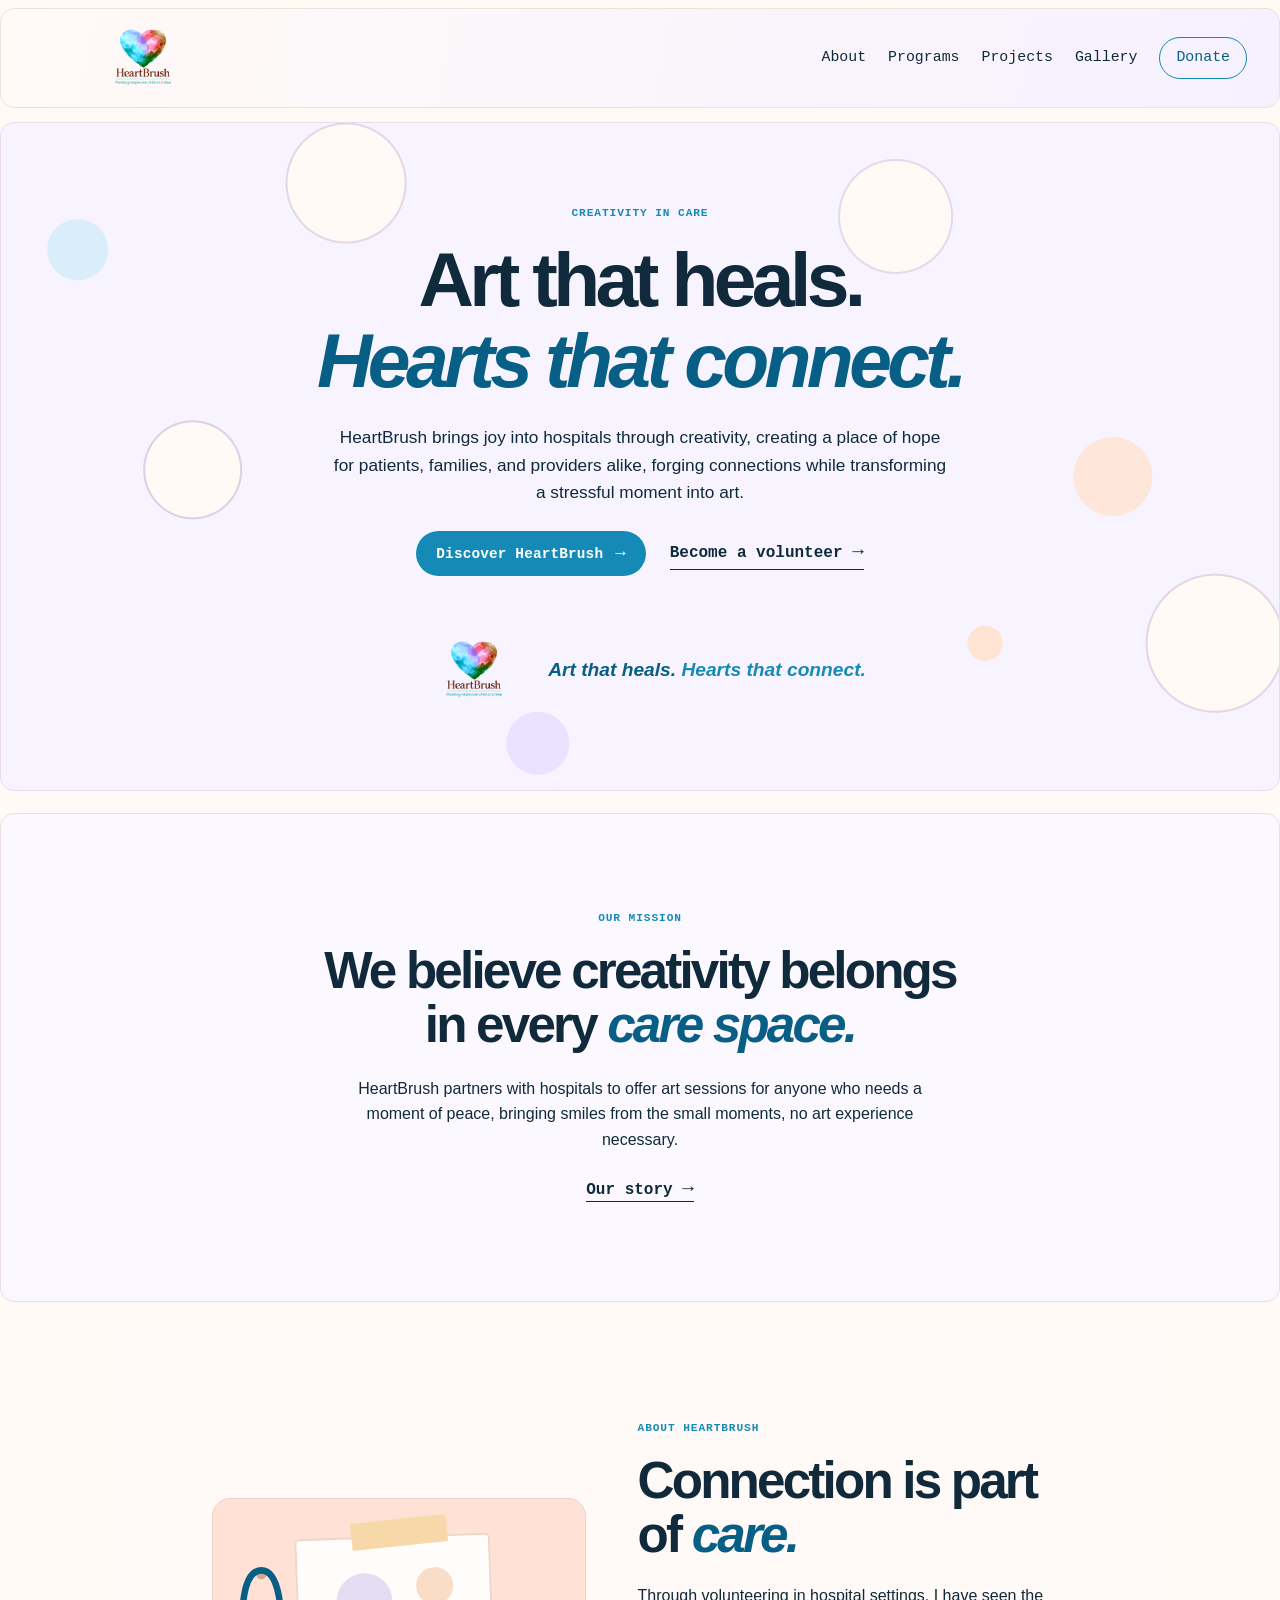
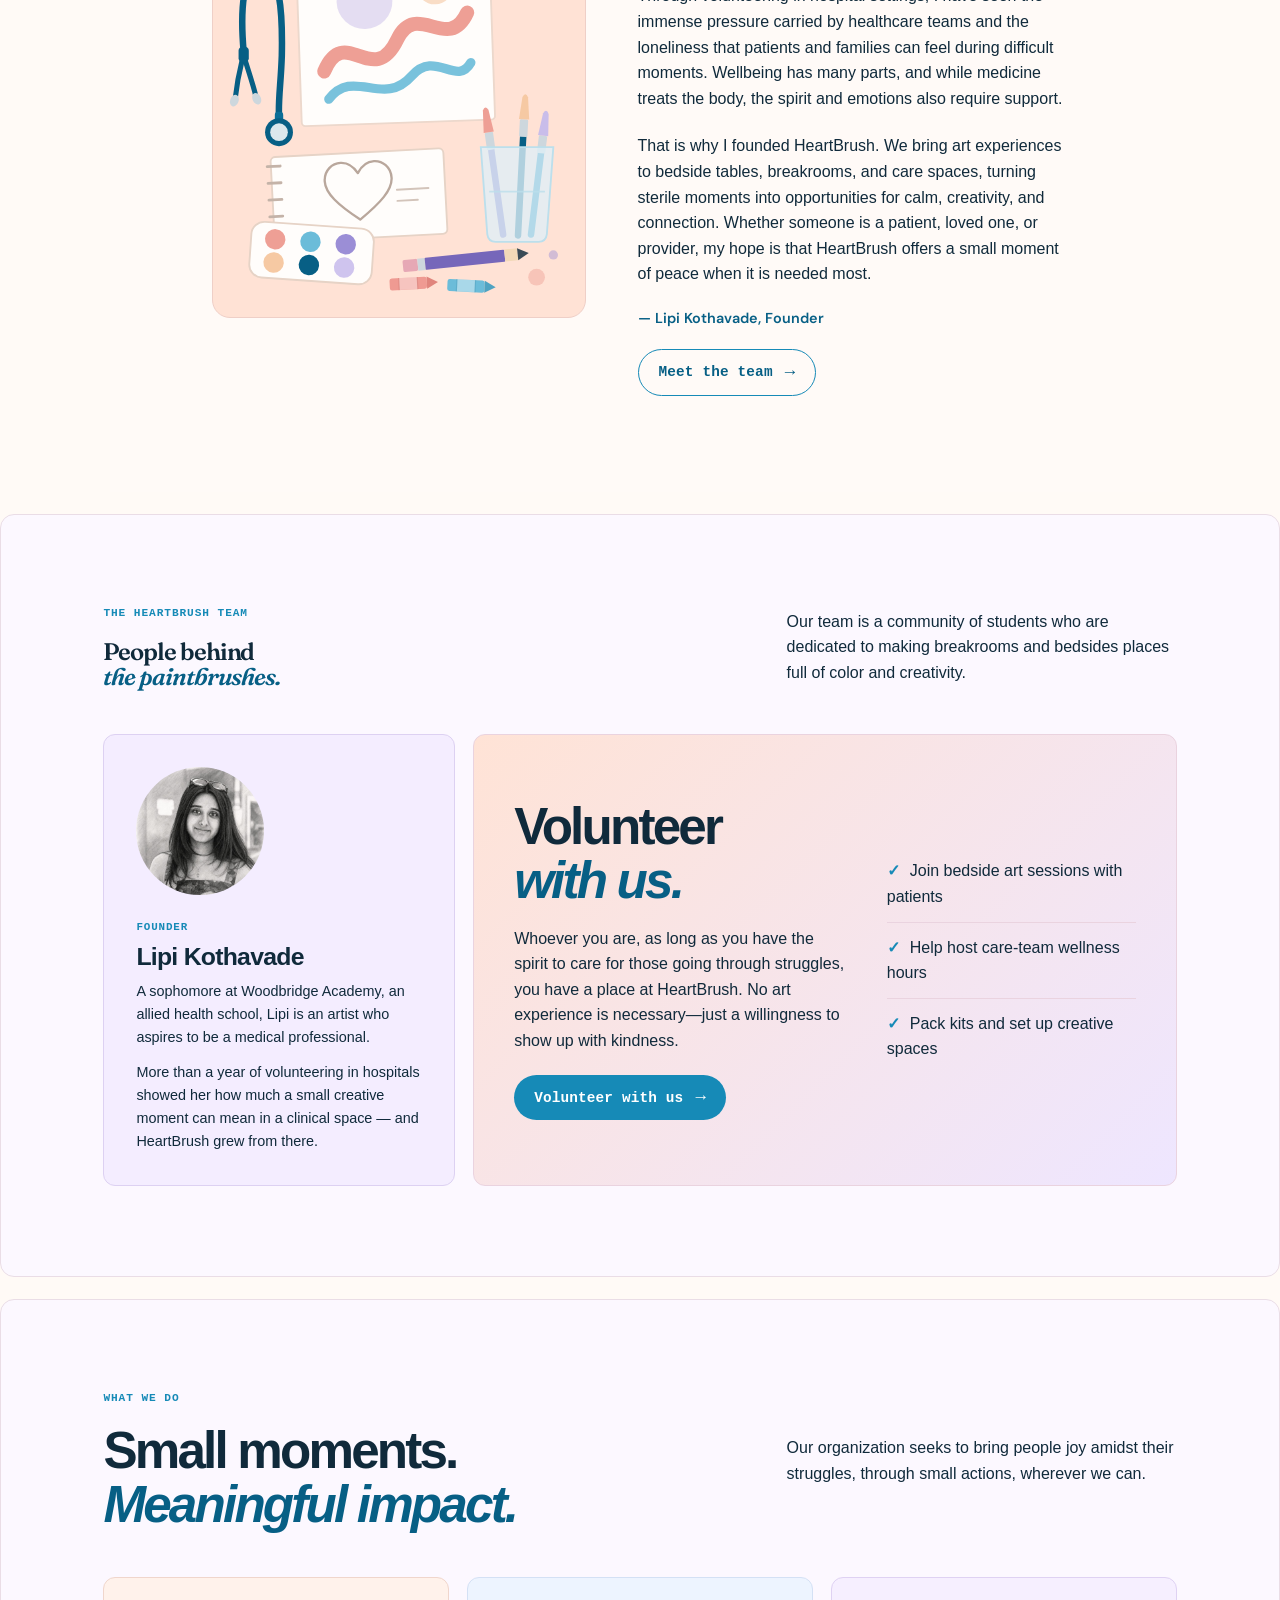
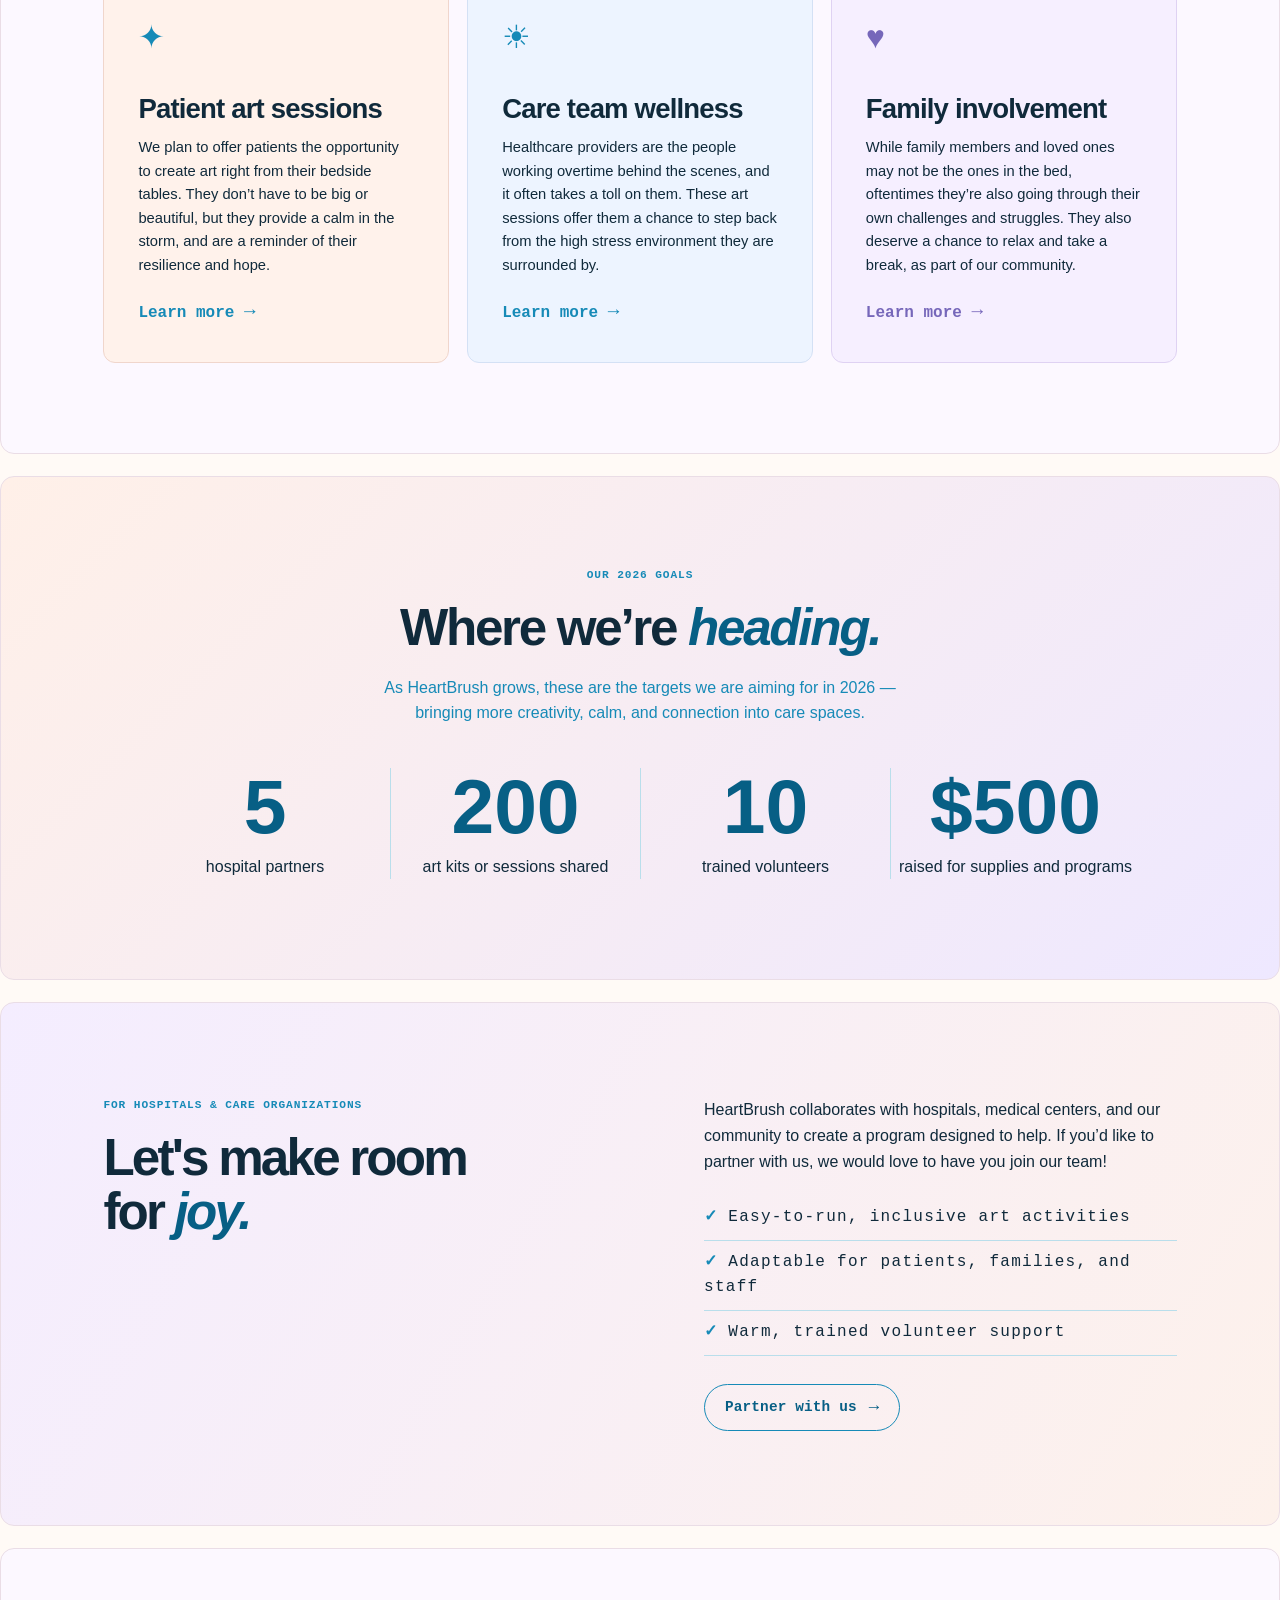
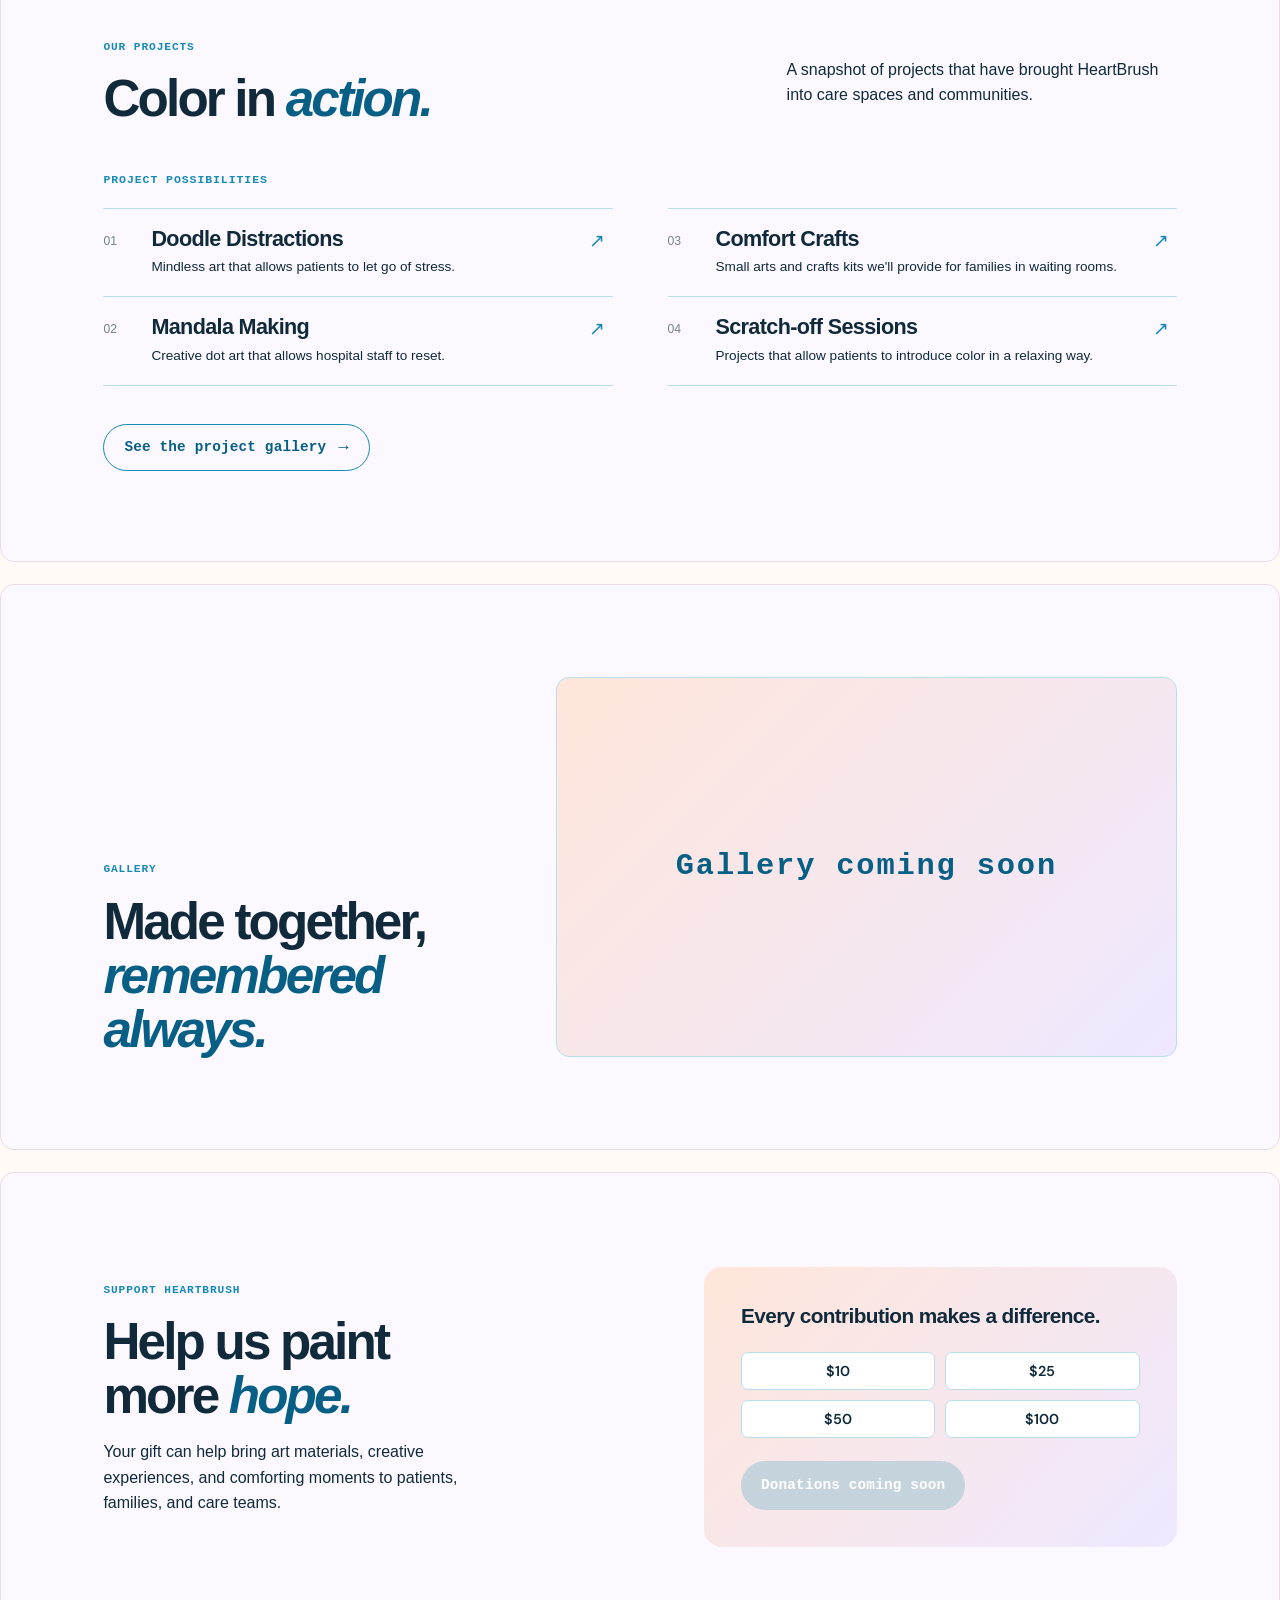
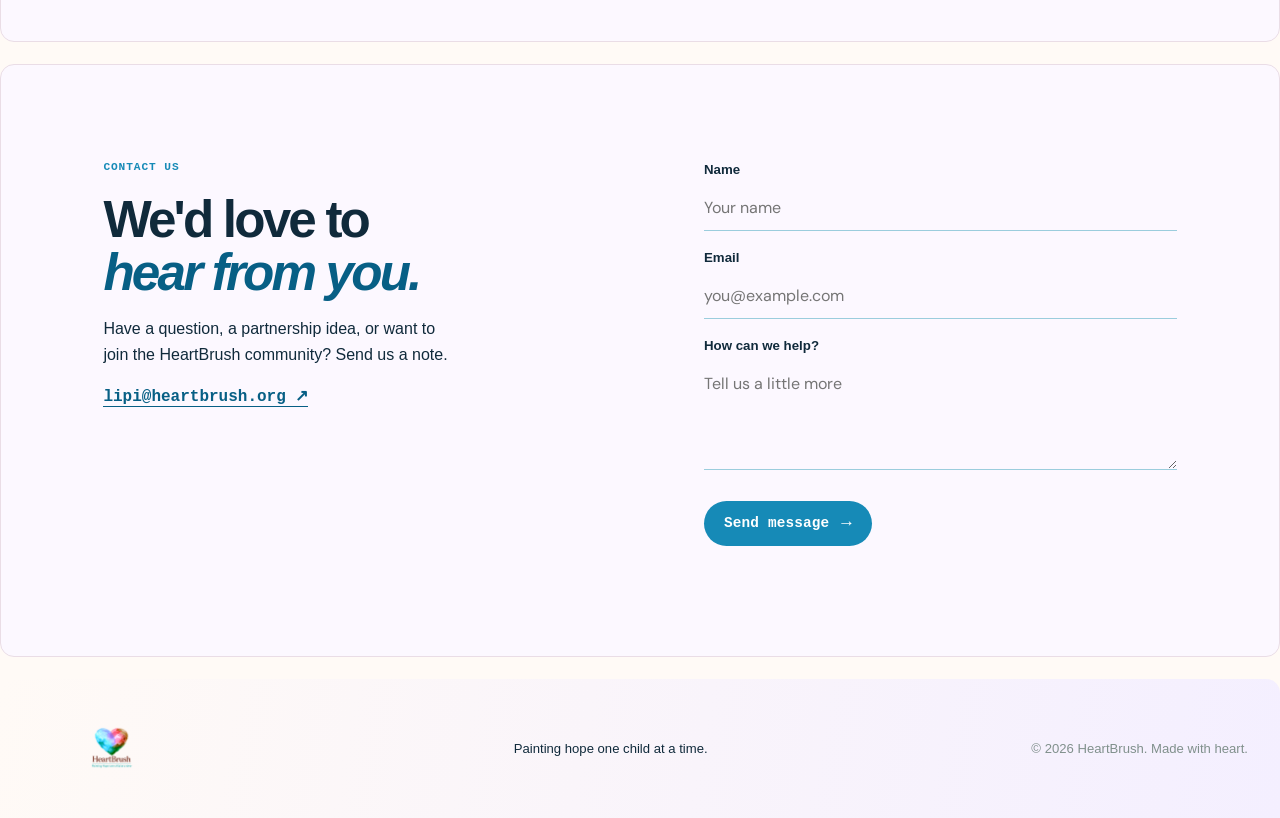
<file: index.html>
<!doctype html>
<html lang="en">
<head>
  <meta charset="UTF-8">
  <meta name="viewport" content="width=device-width, initial-scale=1.0">
  <meta name="description" content="HeartBrush brings creative moments of calm and connection into hospitals.">
  <title>HeartBrush | Art that heals</title>
  <link rel="preconnect" href="https://fonts.googleapis.com">
  <link rel="preconnect" href="https://fonts.gstatic.com" crossorigin>
  <link href="https://fonts.googleapis.com/css2?family=DM+Sans:wght@400;500;600;700&family=Fraunces:opsz,wght@9..144,600;9..144,700&display=swap" rel="stylesheet">
  <link rel="stylesheet" href="styles.css?v=20260826a">
  <link rel="stylesheet" href="overrides.css?v=20260828d">
</head>
<body>
  <a class="skip-link" href="#main">Skip to content</a>
  <header class="site-header">
    <a class="brand brand-logo" href="#home" aria-label="HeartBrush home"><img src="assets/heartbrush-logo.png?v=2" alt="HeartBrush: Painting Hope one child at a time"></a>
    <button class="menu-toggle" aria-expanded="false" aria-controls="site-nav"><span></span><span></span><span></span><span class="sr-only">Open menu</span></button>
    <nav id="site-nav" class="site-nav" aria-label="Main navigation">
      <a href="#about">About</a><a href="#programs">Programs</a><a href="#projects">Projects</a><a href="#gallery">Gallery</a><a class="nav-cta" href="#donate">Donate</a>
    </nav>
  </header>
  <main id="main">
    <section id="home" class="hero">
      <div class="hero-copy">
        <p class="eyebrow">CREATIVITY IN CARE</p>
        <h1>Art that heals.<br><em>Hearts that connect.</em></h1>
        <p class="lead">HeartBrush brings joy into hospitals through creativity, creating a place of hope for patients, families, and providers alike, forging connections while transforming a stressful moment into art.</p>
        <div class="hero-actions"><a class="button button-primary" href="#about">Discover HeartBrush <span>→</span></a><a class="text-link" href="#volunteer">Become a volunteer <span>→</span></a></div>
      </div>
      <div class="hero-art logo-feature"><img src="assets/heartbrush-logo.png?v=2" alt="HeartBrush logo with a rainbow watercolor heart"><p class="logo-tagline">Art that heals. <strong>Hearts that connect.</strong></p><p class="art-note">A little color can<br>change a whole day.</p></div>
    </section>
    <section class="intro">
      <p class="eyebrow">OUR MISSION</p><h2>We believe creativity belongs<br>in every <em>care space.</em></h2>
      <p>HeartBrush partners with hospitals to offer art sessions for anyone who needs a moment of peace, bringing smiles from the small moments, no art experience necessary.</p><a class="text-link" href="#about">Our story <span>→</span></a>
    </section>
    <section id="about" class="about section-grid">
      <div class="image-card about-art">
        <svg class="about-art__scene" viewBox="0 0 400 420" preserveAspectRatio="xMidYMid meet" role="img" aria-labelledby="about-art-title">
          <title id="about-art-title">An art table: a stethoscope hanging on the wall beside a painted sheet of paper, with a jar of paintbrushes, a sketchbook holding a hand-drawn heart, a watercolor palette, a pencil, and two crayons</title>
          <circle cx="348" cy="392" r="9" fill="#ee9f95" opacity=".45"/>
          <circle cx="366" cy="368" r="5" fill="#9b8ed6" opacity=".45"/>
          <g>
            <circle cx="52" cy="66" r="5.5" fill="#cfa88f"/>
            <path d="M33 150 C29 104 32 62 52 62 C72 62 75 106 74 154 C73 184 70 200 71 220" fill="none" stroke="#075f85" stroke-width="7" stroke-linecap="round"/>
            <path d="M31 160 C27 176 25 190 24 199" fill="none" stroke="#075f85" stroke-width="5.5" stroke-linecap="round"/>
            <path d="M35 160 C40 176 44 188 46 197" fill="none" stroke="#075f85" stroke-width="5.5" stroke-linecap="round"/>
            <rect x="27.5" y="144" width="11" height="17" rx="4.5" fill="#075f85"/>
            <ellipse cx="23" cy="202" rx="6.5" ry="4.5" transform="rotate(-70 23 202)" fill="#cdd7dd"/>
            <ellipse cx="47" cy="200" rx="6.5" ry="4.5" transform="rotate(66 47 200)" fill="#cdd7dd"/>
            <rect x="66.5" y="214" width="9" height="14" rx="3.5" fill="#0b6e97"/>
            <circle cx="71" cy="236" r="15" fill="#075f85"/>
            <circle cx="71" cy="236" r="9.5" fill="#dbe7ec"/>
          </g>
          <g transform="rotate(-2 196 126)">
            <rect x="92" y="26" width="208" height="200" rx="4" fill="#fffdfb" stroke="#ecd8cc" stroke-width="2"/>
            <circle cx="164" cy="94" r="30" fill="#c9bdea" opacity=".5"/>
            <circle cx="240" cy="80" r="20" fill="#f6c9a3" opacity=".6"/>
            <path d="M118 168 C142 116 170 190 198 136 C220 94 252 154 274 110" fill="none" stroke="#ee9f95" stroke-width="15" stroke-linecap="round"/>
            <path d="M122 198 C150 164 180 210 212 176 C238 148 260 190 276 164" fill="none" stroke="#6bbcd9" stroke-width="10" stroke-linecap="round" opacity=".9"/>
          </g>
          <g transform="rotate(-3 157 304)">
            <rect x="64" y="258" width="186" height="92" rx="5" fill="#fffdfb" stroke="#e6d3c6" stroke-width="2"/>
            <g stroke="#c4b3a8" stroke-width="3" stroke-linecap="round">
              <path d="M74 268 h-14"/><path d="M74 286 h-14"/><path d="M74 304 h-14"/><path d="M74 322 h-14"/><path d="M74 340 h-14"/>
            </g>
            <path d="M157 330 C134 313 121 300 121 287 C121 275 130 268 139 268 C147 268 153 273 157 280 C161 273 167 268 175 268 C184 268 193 275 193 287 C193 300 180 313 157 330 Z" fill="none" stroke="#b9a79c" stroke-width="2.5" stroke-linejoin="round" stroke-linecap="round"/>
            <g stroke="#d3c4ba" stroke-width="2" stroke-linecap="round">
              <path d="M198 300 h34"/><path d="M198 312 h22"/>
            </g>
          </g>
          <g>
            <g transform="translate(312 346) rotate(-8)">
              <path d="M0 0 V-92" stroke="#7667ba" stroke-width="7" stroke-linecap="round"/>
              <rect x="-4.5" y="-111" width="9" height="19" rx="1.5" fill="#cdd7dd"/>
              <path d="M-5.5 -111 L-3 -135 Q0 -141 3 -135 L5.5 -111 Z" fill="#ee9f95"/>
            </g>
            <g transform="translate(328 347) rotate(3)">
              <path d="M0 0 V-106" stroke="#075f85" stroke-width="7" stroke-linecap="round"/>
              <rect x="-4.5" y="-125" width="9" height="19" rx="1.5" fill="#cdd7dd"/>
              <path d="M-5.5 -125 L-3 -149 Q0 -155 3 -149 L5.5 -125 Z" fill="#f6c9a3"/>
            </g>
            <g transform="translate(342 346) rotate(7)">
              <path d="M0 0 V-88" stroke="#168ab7" stroke-width="7" stroke-linecap="round"/>
              <rect x="-4.5" y="-107" width="9" height="19" rx="1.5" fill="#cdd7dd"/>
              <path d="M-5.5 -107 L-3 -131 Q0 -137 3 -131 L5.5 -107 Z" fill="#c9bdea"/>
            </g>
            <path d="M288 252 H366 L359 346 Q358 354 350 354 H304 Q296 354 295 346 Z" fill="#dff0f8" fill-opacity=".78" stroke="#bcdfec" stroke-width="2"/>
            <path d="M297 300 H357" stroke="#bcdfec" stroke-width="2" opacity=".8"/>
          </g>
          <g transform="rotate(4 106 366)">
            <rect x="40" y="336" width="132" height="60" rx="14" fill="#fffdfb" stroke="#e6d3c6" stroke-width="2"/>
            <circle cx="66" cy="354" r="11" fill="#ee9f95"/>
            <circle cx="104" cy="354" r="11" fill="#6bbcd9"/>
            <circle cx="142" cy="354" r="11" fill="#9b8ed6"/>
            <circle cx="66" cy="379" r="11" fill="#f6c9a3"/>
            <circle cx="104" cy="379" r="11" fill="#075f85"/>
            <circle cx="142" cy="379" r="11" fill="#cfc4ee"/>
          </g>
          <g transform="rotate(-6 268 374)">
            <rect x="204" y="367" width="16" height="13" rx="2" fill="#e6a8b5"/>
            <rect x="220" y="367" width="8" height="13" fill="#cdd7dd"/>
            <rect x="228" y="367" width="86" height="13" rx="1" fill="#7667ba"/>
            <rect x="314" y="367" width="14" height="13" fill="#f3d9b8"/>
            <path d="M328 367 L340 373.5 L328 380 Z" fill="#3a4a55"/>
          </g>
          <g transform="rotate(-3 216 399)">
            <rect x="190" y="392" width="40" height="13" rx="2.5" fill="#ef9a92"/>
            <rect x="200" y="392" width="20" height="13" fill="#ffffff" opacity=".42"/>
            <path d="M200 392 V405 M220 392 V405" fill="none" stroke="#d9827a" stroke-width="1.2" opacity=".7"/>
            <path d="M230 392 L242 398.5 L230 405 Z" fill="#e0857d"/>
          </g>
          <g transform="rotate(3 278 402)">
            <rect x="252" y="395" width="40" height="13" rx="2.5" fill="#6bbcd9"/>
            <rect x="262" y="395" width="20" height="13" fill="#ffffff" opacity=".42"/>
            <path d="M262 395 V408 M282 395 V408" fill="none" stroke="#4fa3c2" stroke-width="1.2" opacity=".7"/>
            <path d="M292 395 L304 401.5 L292 408 Z" fill="#4fa3c2"/>
          </g>
        </svg>
        <div class="tape"></div>
      </div>
      <div class="section-copy"><p class="eyebrow">ABOUT HEARTBRUSH</p><h2>Connection is part of <em>care.</em></h2><p>Through volunteering in hospital settings, I have seen the immense pressure carried by healthcare teams and the loneliness that patients and families can feel during difficult moments. Wellbeing has many parts, and while medicine treats the body, the spirit and emotions also require support.</p><p>That is why I founded HeartBrush. We bring art experiences to bedside tables, breakrooms, and care spaces, turning sterile moments into opportunities for calm, creativity, and connection. Whether someone is a patient, loved one, or provider, my hope is that HeartBrush offers a small moment of peace when it is needed most.</p><p class="founder-signature">— Lipi Kothavade, Founder</p><a class="button button-secondary" href="#team">Meet the team <span>→</span></a></div>
    </section>
    <section id="team" class="team">
      <div class="section-heading"><div><p class="eyebrow">THE HEARTBRUSH TEAM</p><h2>People behind<br><em>the paintbrushes.</em></h2></div><p>Our team is a community of students who are dedicated to making breakrooms and bedsides places full of color and creativity.</p></div>
      <div class="team-grid">
        <article class="team-member founder"><img class="member-photo" src="assets/lipi-kothavade.jpg" alt="Lipi Kothavade, founder of HeartBrush"><p class="member-role">FOUNDER</p><h3>Lipi Kothavade</h3><p class="member-bio">A sophomore at Woodbridge Academy, an allied health school, Lipi is an artist who aspires to be a medical professional.</p><p class="member-bio">More than a year of volunteering in hospitals showed her how much a small creative moment can mean in a clinical space — and HeartBrush grew from there.</p></article>
        <section id="volunteer" class="volunteer">
          <div class="volunteer-copy">
            <h2>Volunteer<br><em>with us.</em></h2>
            <p>Whoever you are, as long as you have the spirit to care for those going through struggles, you have a place at HeartBrush. No art experience is necessary—just a willingness to show up with kindness.</p>
            <a class="button button-primary" href="#contact">Volunteer with us <span>→</span></a>
          </div>
          <ul class="volunteer-ways">
            <li>Join bedside art sessions with patients</li>
            <li>Help host care-team wellness hours</li>
            <li>Pack kits and set up creative spaces</li>
          </ul>
        </section>
      </div>
    </section>
    <section id="programs" class="programs">
      <div class="section-heading"><div><p class="eyebrow">WHAT WE DO</p><h2>Small moments.<br><em>Meaningful impact.</em></h2></div><p>Our organization seeks to bring people joy amidst their struggles, through small actions, wherever we can.</p></div>
      <div class="program-grid">
        <article class="program-card coral"><span class="program-icon">✦</span><h3>Patient art sessions</h3><p>We plan to offer patients the opportunity to create art right from their bedside tables. They don’t have to be big or beautiful, but they provide a calm in the storm, and are a reminder of their resilience and hope.</p><a href="patient-art-sessions.html">Learn more <span>→</span></a></article>
        <article class="program-card sage"><span class="program-icon">☀</span><h3>Care team wellness</h3><p>Healthcare providers are the people working overtime behind the scenes, and it often takes a toll on them. These art sessions offer them a chance to step back from the high stress environment they are surrounded by.</p><a href="care-team-wellness.html">Learn more <span>→</span></a></article>
        <article class="program-card lilac"><span class="program-icon">♥</span><h3>Family involvement</h3><p>While family members and loved ones may not be the ones in the bed, oftentimes they’re also going through their own challenges and struggles. They also deserve a chance to relax and take a break, as part of our community.</p><a href="family-involvement.html">Learn more <span>→</span></a></article>
      </div>
    </section>
    <section class="impact goals"><p class="eyebrow">OUR 2026 GOALS</p><h2>Where we’re <em>heading.</em></h2><p class="goals-intro">As HeartBrush grows, these are the targets we are aiming for in 2026 — bringing more creativity, calm, and connection into care spaces.</p><div class="impact-grid"><div><strong>5</strong><p>hospital partners</p></div><div><strong>200</strong><p>art kits or sessions shared</p></div><div><strong>10</strong><p>trained volunteers</p></div><div><strong>$500</strong><p>raised for supplies and programs</p></div></div></section>
    <section id="partner" class="partner"><div><p class="eyebrow">FOR HOSPITALS &amp; CARE ORGANIZATIONS</p><h2>Let's make room<br>for <em>joy.</em></h2></div><div><p>HeartBrush collaborates with hospitals, medical centers, and our community to create a program designed to help. If you’d like to partner with us, we would love to have you join our team!</p><ul><li>Easy-to-run, inclusive art activities</li><li>Adaptable for patients, families, and staff</li><li>Warm, trained volunteer support</li></ul><a class="button button-secondary" href="#contact">Partner with us <span>→</span></a></div></section>
    <section id="projects" class="projects"><div class="section-heading"><div><p class="eyebrow">OUR PROJECTS</p><h2>Color in <em>action.</em></h2></div><p>A snapshot of projects that have brought HeartBrush into care spaces and communities.</p></div><p class="project-label">PROJECT POSSIBILITIES</p><div class="project-columns"><div><article class="project-row"><span>01</span><div><h3>Doodle Distractions</h3><p>Mindless art that allows patients to let go of stress.</p></div><a href="project-gallery.html#doodle-distractions" aria-label="See Doodle Distractions examples">↗</a></article><article class="project-row"><span>02</span><div><h3>Mandala Making</h3><p>Creative dot art that allows hospital staff to reset.</p></div><a href="project-gallery.html#mandala-making" aria-label="See Mandala Making examples">↗</a></article></div><div><article class="project-row"><span>03</span><div><h3>Comfort Crafts</h3><p>Small arts and crafts kits we'll provide for families in waiting rooms.</p></div><a href="project-gallery.html#comfort-crafts" aria-label="See Comfort Crafts examples">↗</a></article><article class="project-row"><span>04</span><div><h3>Scratch-off Sessions</h3><p>Projects that allow patients to introduce color in a relaxing way.</p></div><a href="project-gallery.html#scratch-off-sessions" aria-label="See Scratch-off Sessions examples">↗</a></article></div></div><p class="projects-note"><a class="button button-secondary" href="project-gallery.html">See the project gallery <span>→</span></a></p></section>
    <section id="gallery" class="gallery"><div class="gallery-heading"><p class="eyebrow">GALLERY</p><h2>Made together,<br><em>remembered always.</em></h2></div><div class="gallery-soon"><p>Gallery coming soon</p></div></section>
    <section id="donate" class="donate"><div><p class="eyebrow">SUPPORT HEARTBRUSH</p><h2>Help us paint<br>more <em>hope.</em></h2><p>Your gift can help bring art materials, creative experiences, and comforting moments to patients, families, and care teams.</p></div><div class="donation-card"><p>Every contribution makes a difference.</p><div class="donation-options"><button type="button">$10</button><button type="button">$25</button><button type="button">$50</button><button type="button">$100</button></div><p class="donation-soon">Donations coming soon</p></div></section>
    <section id="contact" class="contact"><div><p class="eyebrow">CONTACT US</p><h2>We'd love to<br><em>hear from you.</em></h2><p>Have a question, a partnership idea, or want to join the HeartBrush community? Send us a note.</p><a class="contact-email" href="mailto:lipi@heartbrush.org">lipi@heartbrush.org <span>↗</span></a></div><form class="contact-form" action="https://formsubmit.co/ajax/lipi@heartbrush.org" method="POST"><input type="hidden" name="_subject" value="New message from the HeartBrush website"><input type="hidden" name="_template" value="table"><input type="hidden" name="_captcha" value="false"><label class="sr-only" aria-hidden="true">Leave blank<input type="text" name="_honey" tabindex="-1" autocomplete="off"></label><label>Name<input type="text" name="name" placeholder="Your name" required></label><label>Email<input type="email" name="email" placeholder="you@example.com" required></label><label>How can we help?<textarea name="message" placeholder="Tell us a little more" rows="4" required></textarea></label><button class="button button-primary" type="submit">Send message <span>→</span></button><p class="form-status" aria-live="polite"></p></form></section>
  </main>
  <footer><a class="brand brand-logo" href="#home"><img src="assets/heartbrush-logo.png?v=2" alt="HeartBrush"></a><p>Painting hope one child at a time.</p><p>© <span id="year"></span> HeartBrush. Made with heart.</p></footer>
  <script src="script.js?v=20260825e"></script>
</body>
</html>
</file>
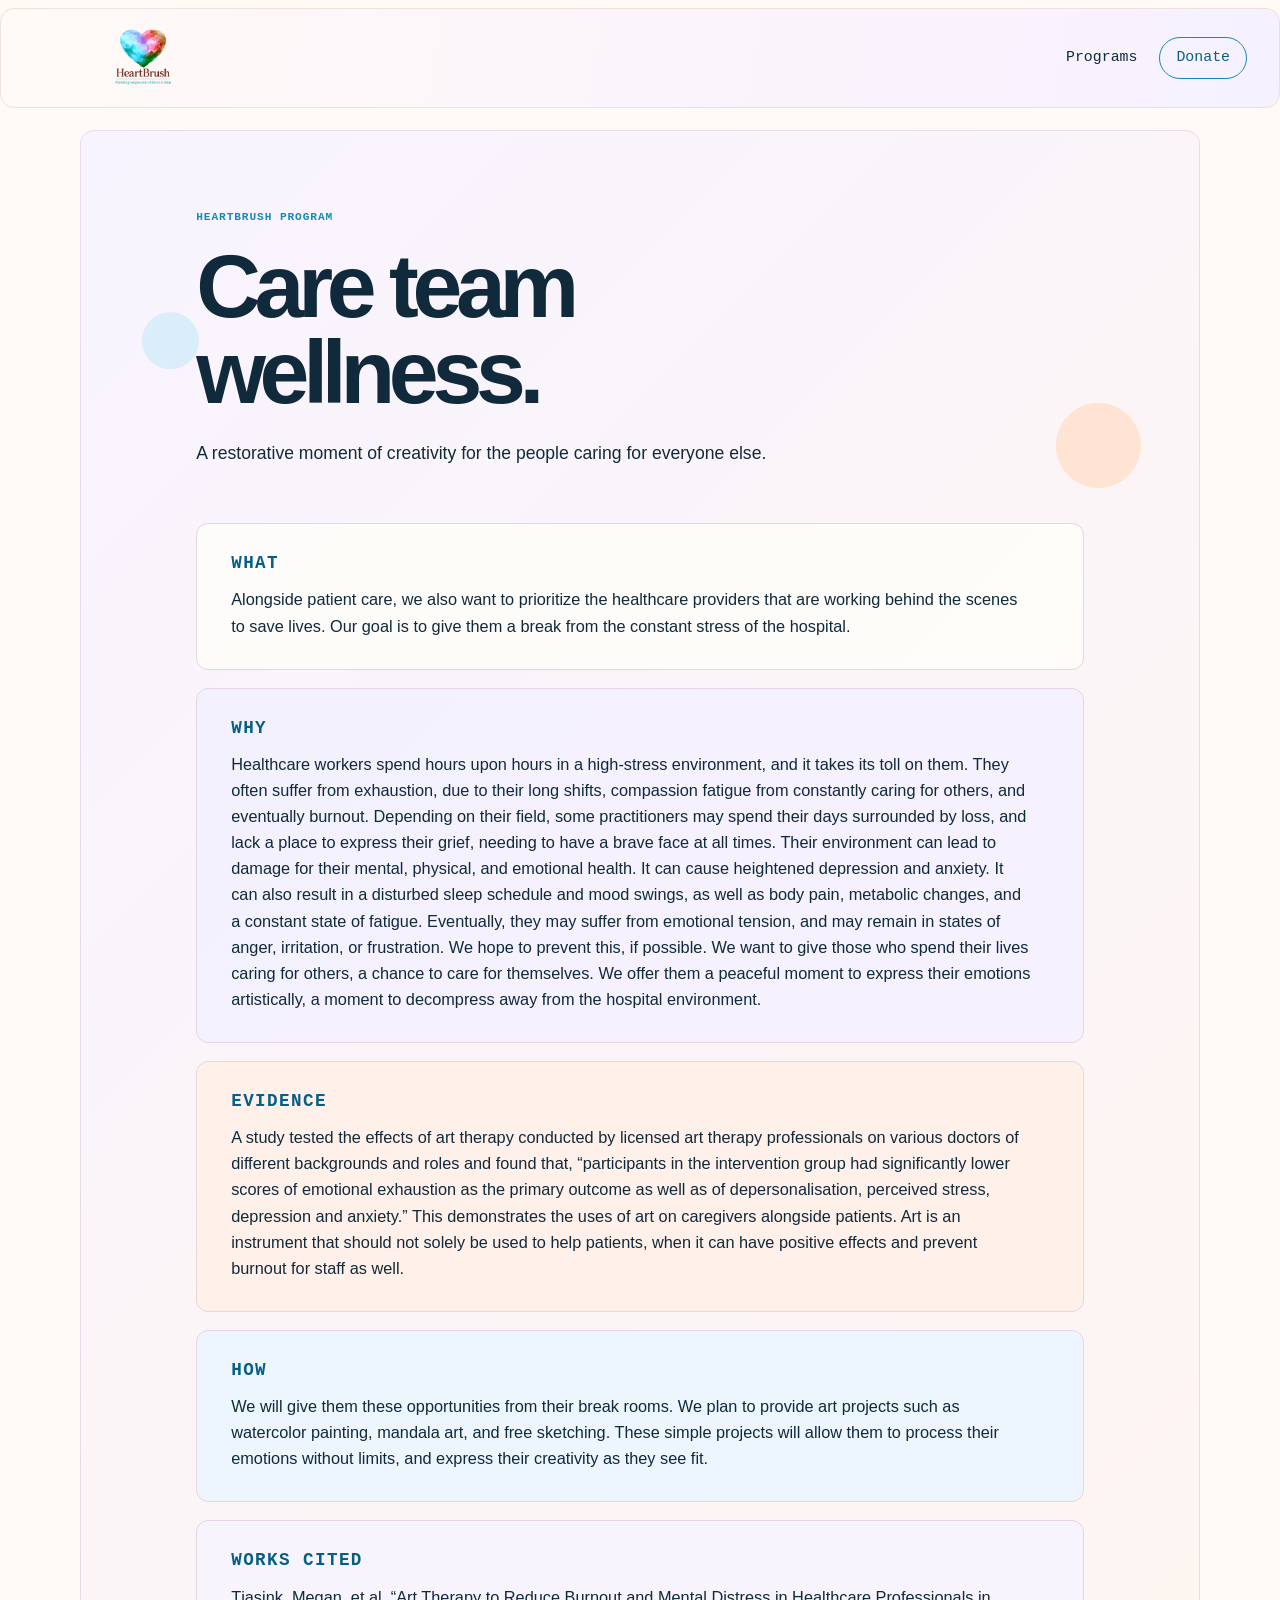
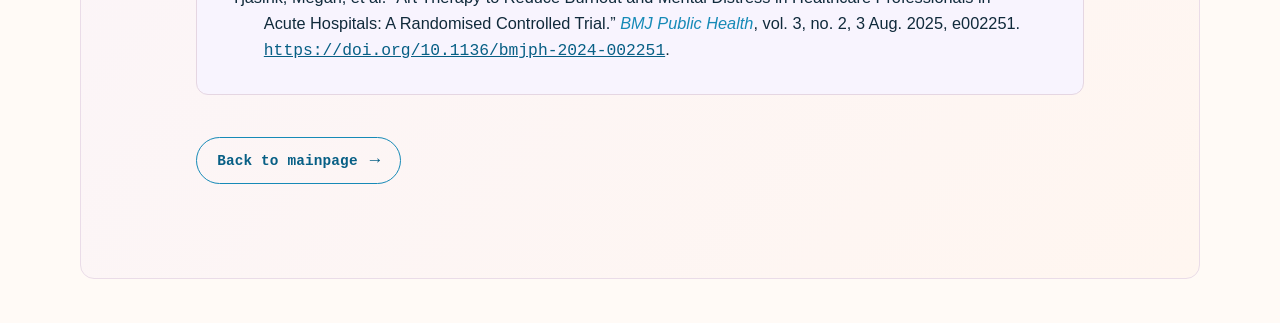
<file: care-team-wellness.html>
<!doctype html>
<html lang="en">
<head>
  <meta charset="UTF-8">
  <meta name="viewport" content="width=device-width, initial-scale=1.0">
  <meta name="description" content="Learn about HeartBrush care team wellness sessions.">
  <title>Care Team Wellness | HeartBrush</title>
  <link rel="stylesheet" href="styles.css?v=20260824f">
  <link rel="stylesheet" href="overrides.css?v=20260824f">
  <style>
    .program-detail { max-width: 1120px; margin: 22px auto 44px; padding: 78px 9%; border: 1px solid #eadce8; border-radius: 14px; background: radial-gradient(circle at 8% 12%, #d9eefa 0 28px, transparent 29px), radial-gradient(circle at 91% 18%, #ffe4d4 0 42px, transparent 43px), linear-gradient(135deg, #f8f4ff 0%, #fff6f0 100%); }
    .program-detail__intro { max-width: 700px; }
    .program-detail h1 { margin: 0; color: var(--ink); font: 800 clamp(2.8rem, 7vw, 5.6rem)/.96 Arial, Helvetica, sans-serif; letter-spacing: -.07em; }
    .program-detail__lead { max-width: 660px; margin: 24px 0 0; font-size: 1.1rem; }
    .program-detail__sections { display: grid; gap: 18px; margin-top: 56px; }
    .program-detail__section { padding: 30px 34px; border: 1px solid #e5d6e2; border-radius: 12px; background: rgba(255, 253, 250, .88); }
    .program-detail__section:nth-child(2) { background: rgba(244, 241, 255, .9); }
    .program-detail__section:nth-child(3) { background: rgba(255, 241, 233, .9); }
    .program-detail__section:nth-child(4) { background: rgba(236, 247, 255, .9); }
    .program-detail__section:nth-child(5) { background: rgba(248, 244, 255, .9); }
    .program-detail h2 { margin: 0 0 13px; color: var(--deep-blue); font: 700 1.1rem/1.1 "Courier New", Courier, monospace; letter-spacing: .08em; text-transform: uppercase; }
    .program-detail__section p { max-width: 800px; margin: 0; font-size: 1.02rem; }
    .program-detail__citation {
      max-width: 800px;
      margin: 0;
      padding-left: 2em;
      text-indent: -2em;
      font-size: .95rem;
      line-height: 1.6;
    }
    .program-detail__citation a { color: var(--deep-blue); }
    .detail-back { margin-top: 42px; }
    @media (max-width: 760px) { .program-detail { margin: 12px 10px 28px; padding: 58px 24px; } .program-detail__section { padding: 25px 22px; } }
  </style>
</head>
<body>
  <a class="skip-link" href="#main">Skip to content</a>
  <header class="site-header">
    <a class="brand brand-logo" href="index.html#home" aria-label="HeartBrush home"><img src="assets/heartbrush-logo.png?v=2" alt="HeartBrush: Painting Hope one child at a time"></a>
    <nav class="site-nav site-nav-inline" aria-label="Main navigation">
      <a href="index.html#programs">Programs</a>
      <a class="nav-cta" href="index.html#donate">Donate</a>
    </nav>
  </header>
  <main id="main" class="program-detail">
    <div class="program-detail__intro">
      <p class="eyebrow">HEARTBRUSH PROGRAM</p>
      <h1>Care team wellness.</h1>
      <p class="program-detail__lead">A restorative moment of creativity for the people caring for everyone else.</p>
    </div>
    <div class="program-detail__sections">
      <section class="program-detail__section">
        <h2>What</h2>
        <p>Alongside patient care, we also want to prioritize the healthcare providers that are working behind the scenes to save lives. Our goal is to give them a break from the constant stress of the hospital.</p>
      </section>
      <section class="program-detail__section">
        <h2>Why</h2>
        <p>Healthcare workers spend hours upon hours in a high-stress environment, and it takes its toll on them. They often suffer from exhaustion, due to their long shifts, compassion fatigue from constantly caring for others, and eventually burnout. Depending on their field, some practitioners may spend their days surrounded by loss, and lack a place to express their grief, needing to have a brave face at all times. Their environment can lead to damage for their mental, physical, and emotional health. It can cause heightened depression and anxiety. It can also result in a disturbed sleep schedule and mood swings, as well as body pain, metabolic changes, and a constant state of fatigue. Eventually, they may suffer from emotional tension, and may remain in states of anger, irritation, or frustration. We hope to prevent this, if possible. We want to give those who spend their lives caring for others, a chance to care for themselves. We offer them a peaceful moment to express their emotions artistically, a moment to decompress away from the hospital environment.</p>
      </section>
      <section class="program-detail__section">
        <h2>Evidence</h2>
        <p>A study tested the effects of art therapy conducted by licensed art therapy professionals on various doctors of different backgrounds and roles and found that, “participants in the intervention group had significantly lower scores of emotional exhaustion as the primary outcome as well as of depersonalisation, perceived stress, depression and anxiety.” This demonstrates the uses of art on caregivers alongside patients. Art is an instrument that should not solely be used to help patients, when it can have positive effects and prevent burnout for staff as well.</p>
      </section>
      <section class="program-detail__section">
        <h2>How</h2>
        <p>We will give them these opportunities from their break rooms. We plan to provide art projects such as watercolor painting, mandala art, and free sketching. These simple projects will allow them to process their emotions without limits, and express their creativity as they see fit.</p>
      </section>
      <section class="program-detail__section">
        <h2>Works Cited</h2>
        <p class="program-detail__citation">Tjasink, Megan, et al. “Art Therapy to Reduce Burnout and Mental Distress in Healthcare Professionals in Acute Hospitals: A Randomised Controlled Trial.” <em>BMJ Public Health</em>, vol. 3, no. 2, 3 Aug. 2025, e002251. <a href="https://doi.org/10.1136/bmjph-2024-002251">https://doi.org/10.1136/bmjph-2024-002251</a>.</p>
      </section>
    </div>
    <p class="detail-back"><a class="button button-secondary" href="index.html">Back to mainpage <span>→</span></a></p>
  </main>
</body>
</html>
</file>
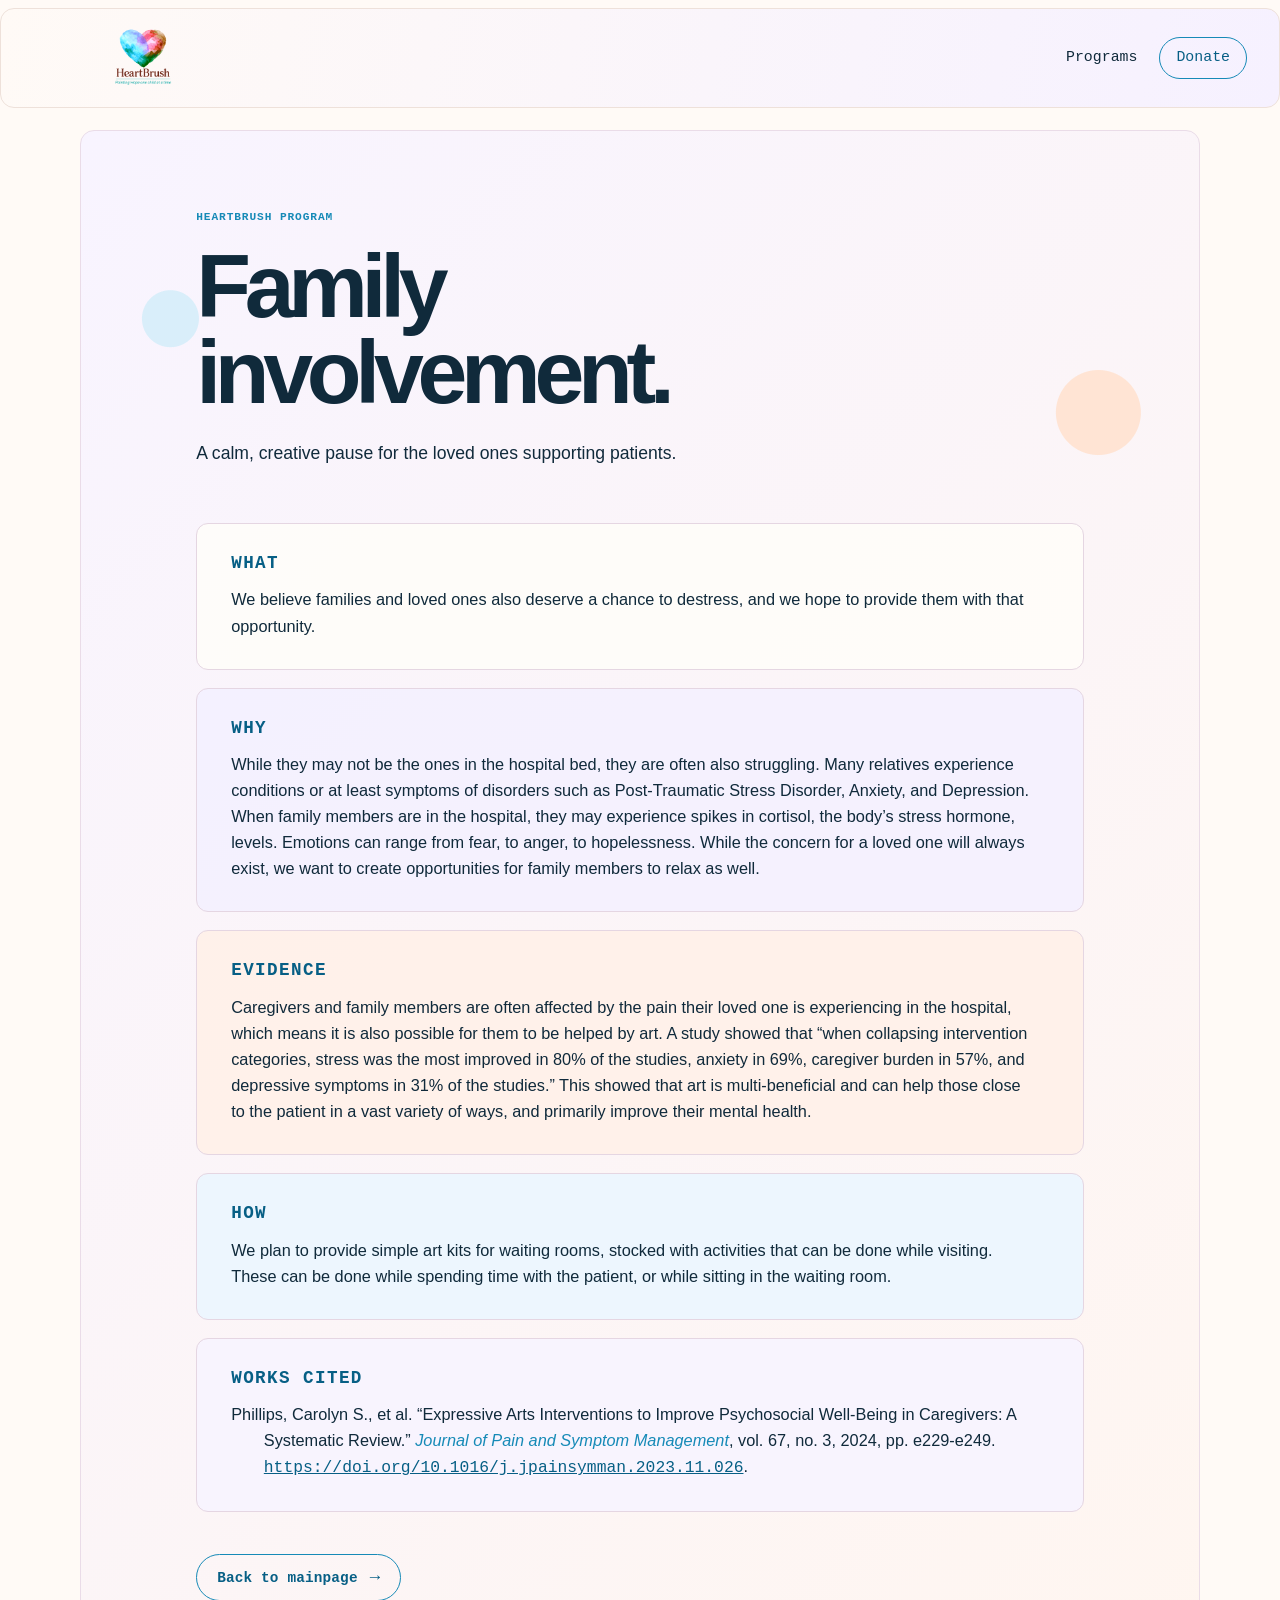
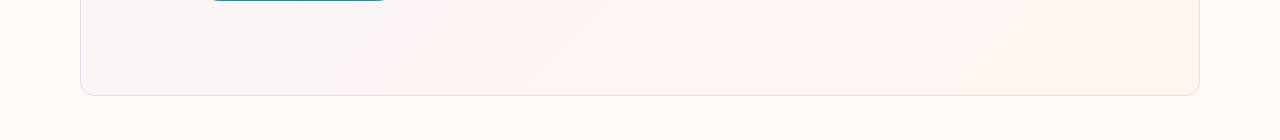
<file: family-involvement.html>
<!doctype html>
<html lang="en">
<head>
  <meta charset="UTF-8">
  <meta name="viewport" content="width=device-width, initial-scale=1.0">
  <meta name="description" content="Learn about HeartBrush family involvement.">
  <title>Family Involvement | HeartBrush</title>
  <link rel="stylesheet" href="styles.css?v=20260824f">
  <link rel="stylesheet" href="overrides.css?v=20260824f">
  <style>
    .program-detail { max-width: 1120px; margin: 22px auto 44px; padding: 78px 9%; border: 1px solid #eadce8; border-radius: 14px; background: radial-gradient(circle at 8% 12%, #d9eefa 0 28px, transparent 29px), radial-gradient(circle at 91% 18%, #ffe4d4 0 42px, transparent 43px), linear-gradient(135deg, #f8f4ff 0%, #fff6f0 100%); }
    .program-detail__intro { max-width: 700px; }
    .program-detail h1 { margin: 0; color: var(--ink); font: 800 clamp(2.8rem, 7vw, 5.6rem)/.96 Arial, Helvetica, sans-serif; letter-spacing: -.07em; }
    .program-detail__lead { max-width: 660px; margin: 24px 0 0; font-size: 1.1rem; }
    .program-detail__sections { display: grid; gap: 18px; margin-top: 56px; }
    .program-detail__section { padding: 30px 34px; border: 1px solid #e5d6e2; border-radius: 12px; background: rgba(255, 253, 250, .88); }
    .program-detail__section:nth-child(2) { background: rgba(244, 241, 255, .9); }
    .program-detail__section:nth-child(3) { background: rgba(255, 241, 233, .9); }
    .program-detail__section:nth-child(4) { background: rgba(236, 247, 255, .9); }
    .program-detail__section:nth-child(5) { background: rgba(248, 244, 255, .9); }
    .program-detail h2 { margin: 0 0 13px; color: var(--deep-blue); font: 700 1.1rem/1.1 "Courier New", Courier, monospace; letter-spacing: .08em; text-transform: uppercase; }
    .program-detail__section p { max-width: 800px; margin: 0; font-size: 1.02rem; }
    .program-detail__citation {
      max-width: 800px;
      margin: 0;
      padding-left: 2em;
      text-indent: -2em;
      font-size: .95rem;
      line-height: 1.6;
    }
    .program-detail__citation a { color: var(--deep-blue); }
    .detail-back { margin-top: 42px; }
    @media (max-width: 760px) { .program-detail { margin: 12px 10px 28px; padding: 58px 24px; } .program-detail__section { padding: 25px 22px; } }
  </style>
</head>
<body>
  <a class="skip-link" href="#main">Skip to content</a>
  <header class="site-header">
    <a class="brand brand-logo" href="index.html#home" aria-label="HeartBrush home"><img src="assets/heartbrush-logo.png?v=2" alt="HeartBrush: Painting Hope one child at a time"></a>
    <nav class="site-nav site-nav-inline" aria-label="Main navigation">
      <a href="index.html#programs">Programs</a>
      <a class="nav-cta" href="index.html#donate">Donate</a>
    </nav>
  </header>
  <main id="main" class="program-detail">
    <div class="program-detail__intro">
      <p class="eyebrow">HEARTBRUSH PROGRAM</p>
      <h1>Family involvement.</h1>
      <p class="program-detail__lead">A calm, creative pause for the loved ones supporting patients.</p>
    </div>
    <div class="program-detail__sections">
      <section class="program-detail__section">
        <h2>What</h2>
        <p>We believe families and loved ones also deserve a chance to destress, and we hope to provide them with that opportunity.</p>
      </section>
      <section class="program-detail__section">
        <h2>Why</h2>
        <p>While they may not be the ones in the hospital bed, they are often also struggling. Many relatives experience conditions or at least symptoms of disorders such as Post-Traumatic Stress Disorder, Anxiety, and Depression. When family members are in the hospital, they may experience spikes in cortisol, the body’s stress hormone, levels. Emotions can range from fear, to anger, to hopelessness. While the concern for a loved one will always exist, we want to create opportunities for family members to relax as well.</p>
      </section>
      <section class="program-detail__section">
        <h2>Evidence</h2>
        <p>Caregivers and family members are often affected by the pain their loved one is experiencing in the hospital, which means it is also possible for them to be helped by art. A study showed that “when collapsing intervention categories, stress was the most improved in 80% of the studies, anxiety in 69%, caregiver burden in 57%, and depressive symptoms in 31% of the studies.” This showed that art is multi-beneficial and can help those close to the patient in a vast variety of ways, and primarily improve their mental health.</p>
      </section>
      <section class="program-detail__section">
        <h2>How</h2>
        <p>We plan to provide simple art kits for waiting rooms, stocked with activities that can be done while visiting. These can be done while spending time with the patient, or while sitting in the waiting room.</p>
      </section>
      <section class="program-detail__section">
        <h2>Works Cited</h2>
        <p class="program-detail__citation">Phillips, Carolyn S., et al. “Expressive Arts Interventions to Improve Psychosocial Well-Being in Caregivers: A Systematic Review.” <em>Journal of Pain and Symptom Management</em>, vol. 67, no. 3, 2024, pp. e229-e249. <a href="https://doi.org/10.1016/j.jpainsymman.2023.11.026">https://doi.org/10.1016/j.jpainsymman.2023.11.026</a>.</p>
      </section>
    </div>
    <p class="detail-back"><a class="button button-secondary" href="index.html">Back to mainpage <span>→</span></a></p>
  </main>
</body>
</html>
</file>
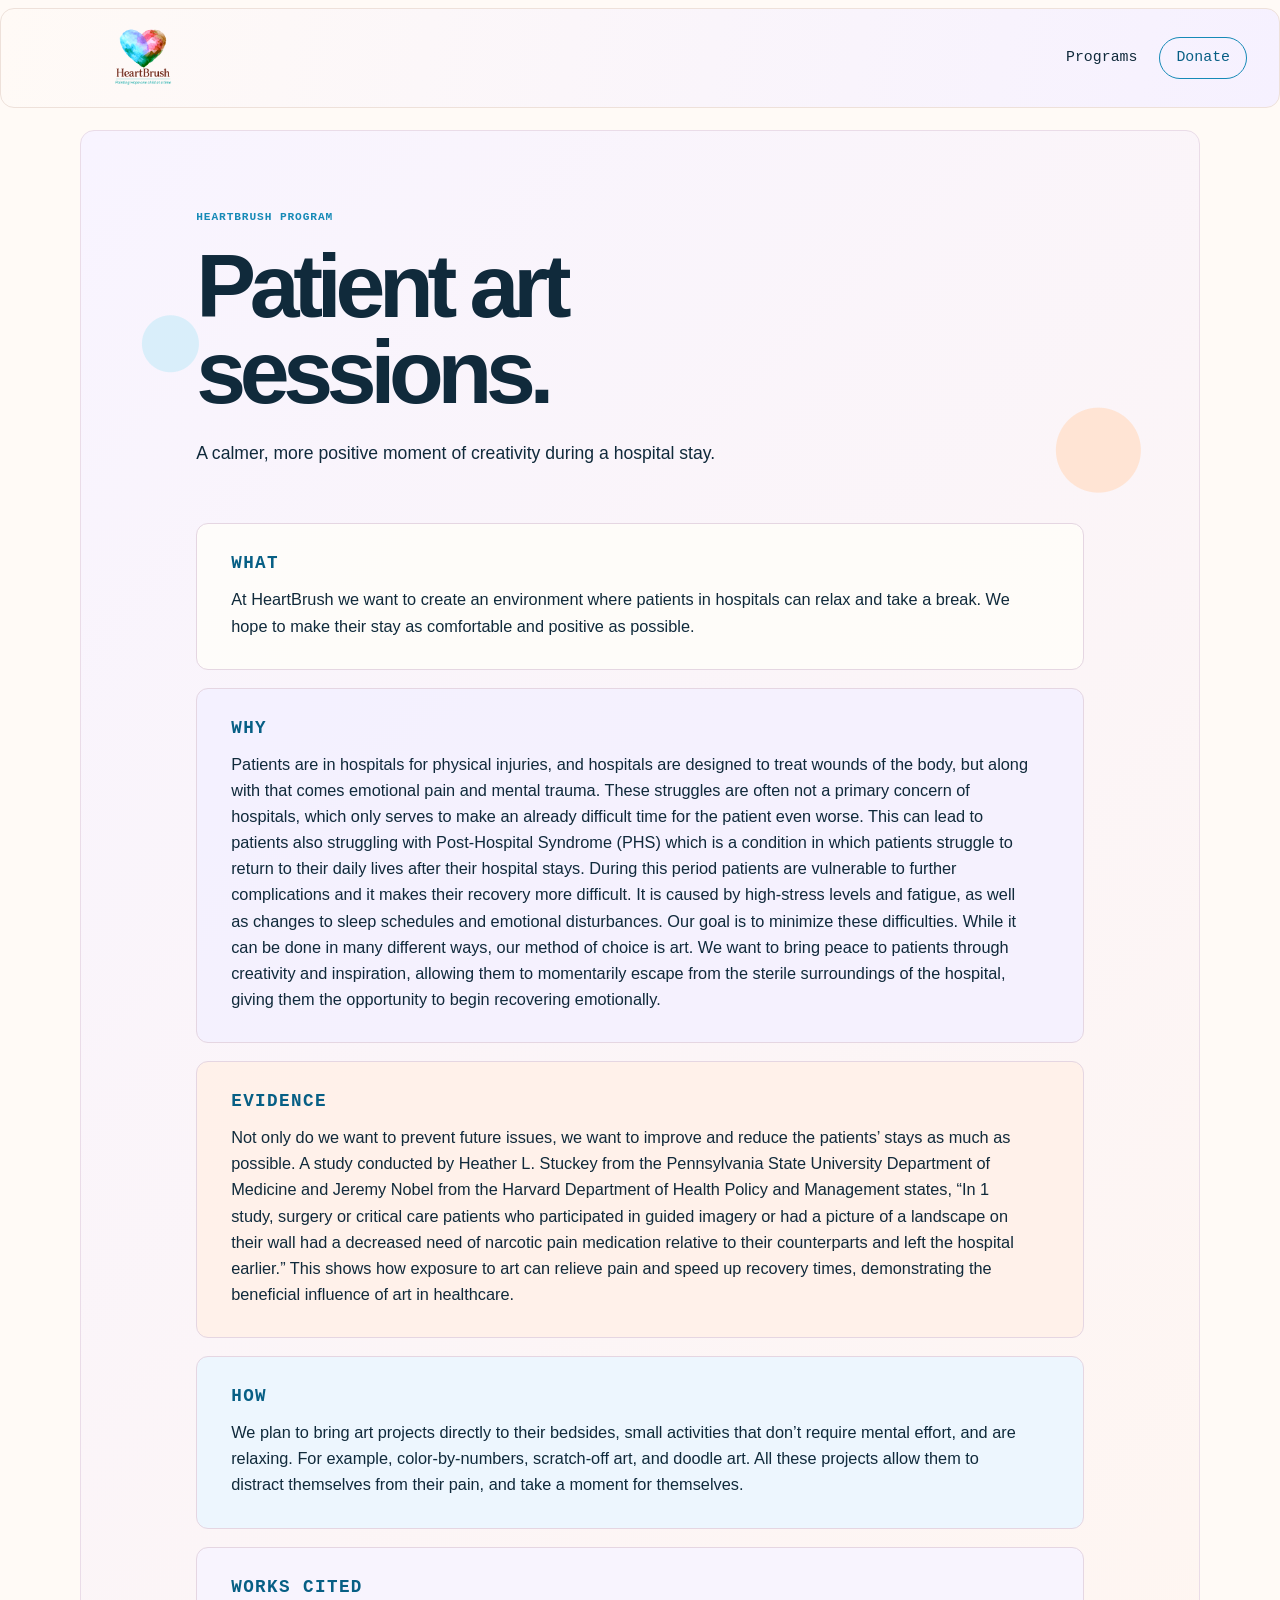
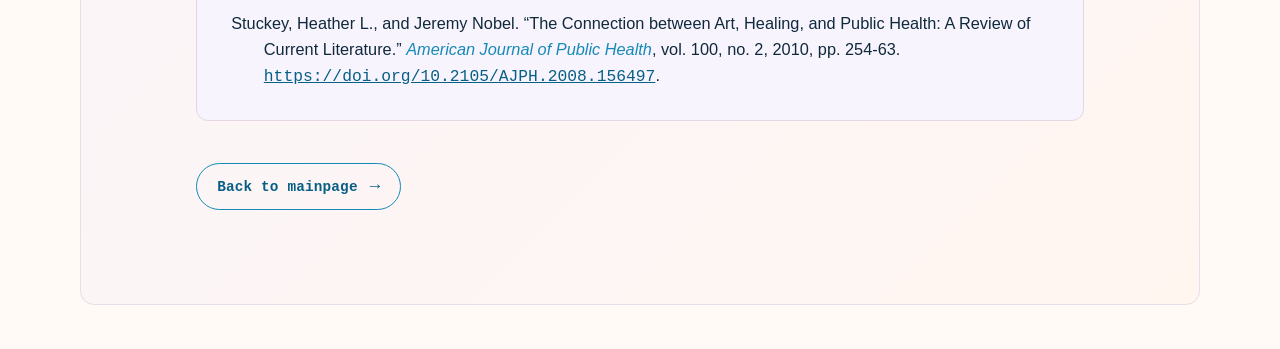
<file: patient-art-sessions.html>
<!doctype html>
<html lang="en">
<head>
  <meta charset="UTF-8">
  <meta name="viewport" content="width=device-width, initial-scale=1.0">
  <meta name="description" content="Learn about HeartBrush patient art sessions.">
  <title>Patient Art Sessions | HeartBrush</title>
  <link rel="stylesheet" href="styles.css?v=20260824f">
  <link rel="stylesheet" href="overrides.css?v=20260824f">
  <style>
    .program-detail {
      max-width: 1120px;
      margin: 22px auto 44px;
      padding: 78px 9%;
      border: 1px solid #eadce8;
      border-radius: 14px;
      background:
        radial-gradient(circle at 8% 12%, #d9eefa 0 28px, transparent 29px),
        radial-gradient(circle at 91% 18%, #ffe4d4 0 42px, transparent 43px),
        linear-gradient(135deg, #f8f4ff 0%, #fff6f0 100%);
    }
    .program-detail__intro { max-width: 700px; }
    .program-detail h1 {
      margin: 0;
      color: var(--ink);
      font: 800 clamp(2.8rem, 7vw, 5.6rem)/.96 Arial, Helvetica, sans-serif;
      letter-spacing: -.07em;
    }
    .program-detail__lead { max-width: 660px; margin: 24px 0 0; font-size: 1.1rem; }
    .program-detail__sections { display: grid; gap: 18px; margin-top: 56px; }
    .program-detail__section { padding: 30px 34px; border: 1px solid #e5d6e2; border-radius: 12px; background: rgba(255, 253, 250, .88); }
    .program-detail__section:nth-child(2) { background: rgba(244, 241, 255, .9); }
    .program-detail__section:nth-child(3) { background: rgba(255, 241, 233, .9); }
    .program-detail__section:nth-child(4) { background: rgba(236, 247, 255, .9); }
    .program-detail__section:nth-child(5) { background: rgba(248, 244, 255, .9); }
    .program-detail h2 { margin: 0 0 13px; color: var(--deep-blue); font: 700 1.1rem/1.1 "Courier New", Courier, monospace; letter-spacing: .08em; text-transform: uppercase; }
    .program-detail__section p { max-width: 800px; margin: 0; font-size: 1.02rem; }
    .program-detail__citation {
      max-width: 800px;
      margin: 0;
      padding-left: 2em;
      text-indent: -2em;
      font-size: .95rem;
      line-height: 1.6;
    }
    .program-detail__citation a { color: var(--deep-blue); }
    .detail-back { margin-top: 42px; }
    @media (max-width: 760px) {
      .program-detail { margin: 12px 10px 28px; padding: 58px 24px; }
      .program-detail__section { padding: 25px 22px; }
    }
  </style>
</head>
<body>
  <a class="skip-link" href="#main">Skip to content</a>
  <header class="site-header">
    <a class="brand brand-logo" href="index.html#home" aria-label="HeartBrush home"><img src="assets/heartbrush-logo.png?v=2" alt="HeartBrush: Painting Hope one child at a time"></a>
    <nav class="site-nav site-nav-inline" aria-label="Main navigation">
      <a href="index.html#programs">Programs</a>
      <a class="nav-cta" href="index.html#donate">Donate</a>
    </nav>
  </header>
  <main id="main" class="program-detail">
    <div class="program-detail__intro">
      <p class="eyebrow">HEARTBRUSH PROGRAM</p>
      <h1>Patient art sessions.</h1>
      <p class="program-detail__lead">A calmer, more positive moment of creativity during a hospital stay.</p>
    </div>
    <div class="program-detail__sections">
      <section class="program-detail__section">
        <h2>What</h2>
        <p>At HeartBrush we want to create an environment where patients in hospitals can relax and take a break. We hope to make their stay as comfortable and positive as possible.</p>
      </section>
      <section class="program-detail__section">
        <h2>Why</h2>
        <p>Patients are in hospitals for physical injuries, and hospitals are designed to treat wounds of the body, but along with that comes emotional pain and mental trauma. These struggles are often not a primary concern of hospitals, which only serves to make an already difficult time for the patient even worse. This can lead to patients also struggling with Post-Hospital Syndrome (PHS) which is a condition in which patients struggle to return to their daily lives after their hospital stays. During this period patients are vulnerable to further complications and it makes their recovery more difficult. It is caused by high-stress levels and fatigue, as well as changes to sleep schedules and emotional disturbances. Our goal is to minimize these difficulties. While it can be done in many different ways, our method of choice is art. We want to bring peace to patients through creativity and inspiration, allowing them to momentarily escape from the sterile surroundings of the hospital, giving them the opportunity to begin recovering emotionally.</p>
      </section>
      <section class="program-detail__section">
        <h2>Evidence</h2>
        <p>Not only do we want to prevent future issues, we want to improve and reduce the patients’ stays as much as possible. A study conducted by Heather L. Stuckey from the Pennsylvania State University Department of Medicine and Jeremy Nobel from the Harvard Department of Health Policy and Management states, “In 1 study, surgery or critical care patients who participated in guided imagery or had a picture of a landscape on their wall had a decreased need of narcotic pain medication relative to their counterparts and left the hospital earlier.” This shows how exposure to art can relieve pain and speed up recovery times, demonstrating the beneficial influence of art in healthcare.</p>
      </section>
      <section class="program-detail__section">
        <h2>How</h2>
        <p>We plan to bring art projects directly to their bedsides, small activities that don’t require mental effort, and are relaxing. For example, color-by-numbers, scratch-off art, and doodle art. All these projects allow them to distract themselves from their pain, and take a moment for themselves.</p>
      </section>
      <section class="program-detail__section">
        <h2>Works Cited</h2>
        <p class="program-detail__citation">Stuckey, Heather L., and Jeremy Nobel. “The Connection between Art, Healing, and Public Health: A Review of Current Literature.” <em>American Journal of Public Health</em>, vol. 100, no. 2, 2010, pp. 254-63. <a href="https://doi.org/10.2105/AJPH.2008.156497">https://doi.org/10.2105/AJPH.2008.156497</a>.</p>
      </section>
    </div>
    <p class="detail-back"><a class="button button-secondary" href="index.html">Back to mainpage <span>→</span></a></p>
  </main>
</body>
</html>
</file>
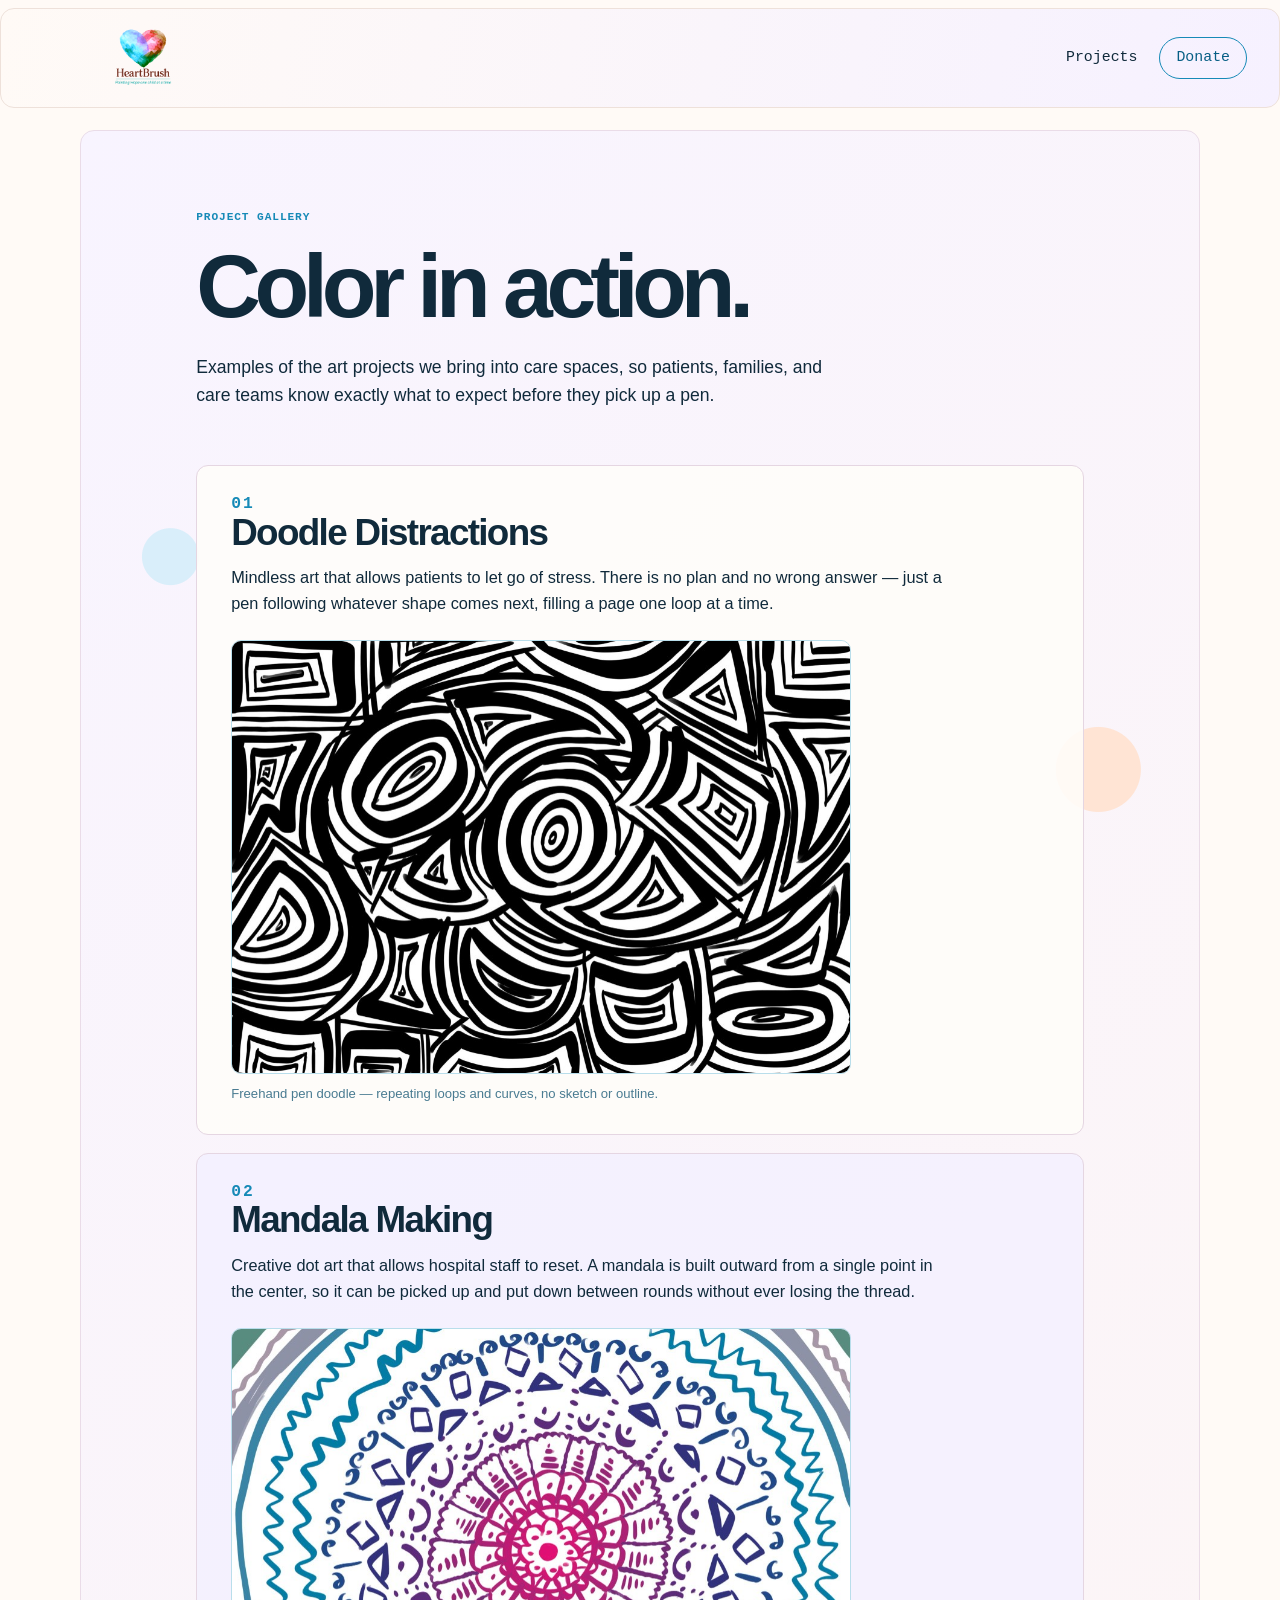
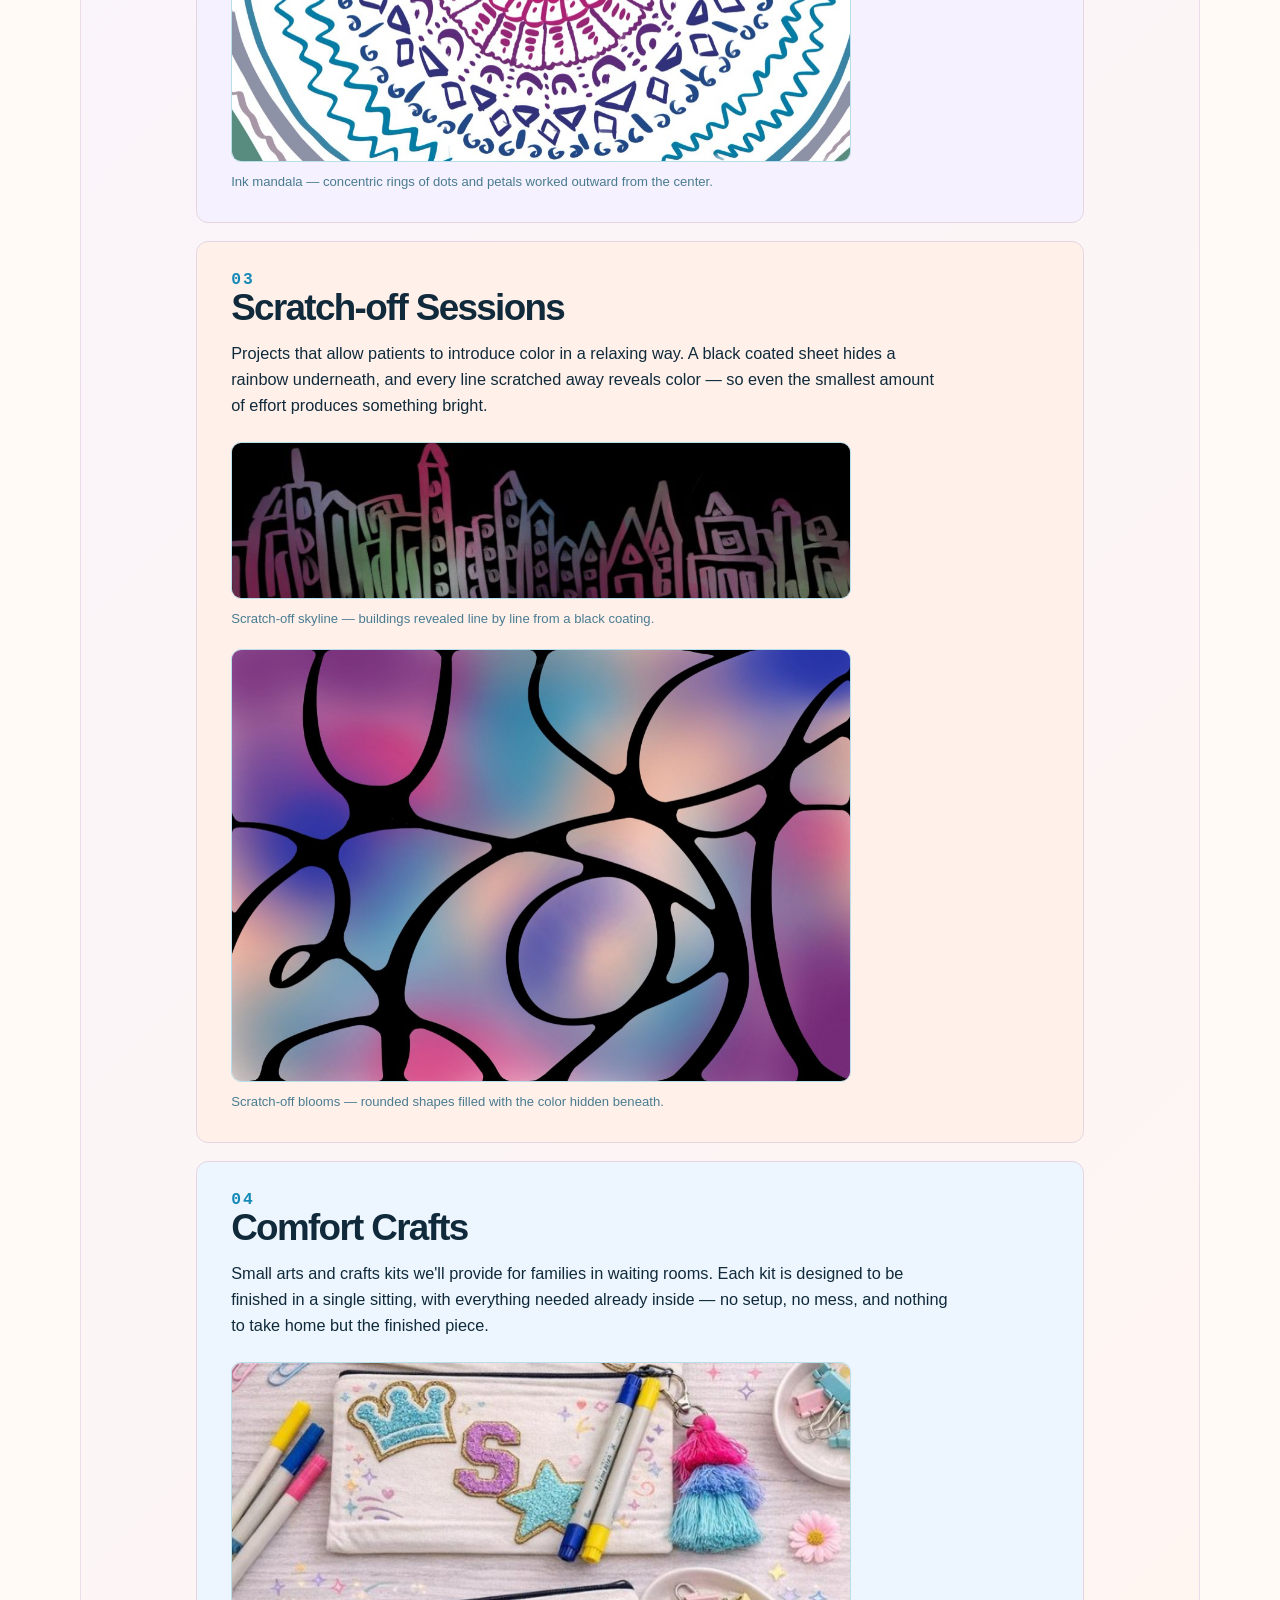
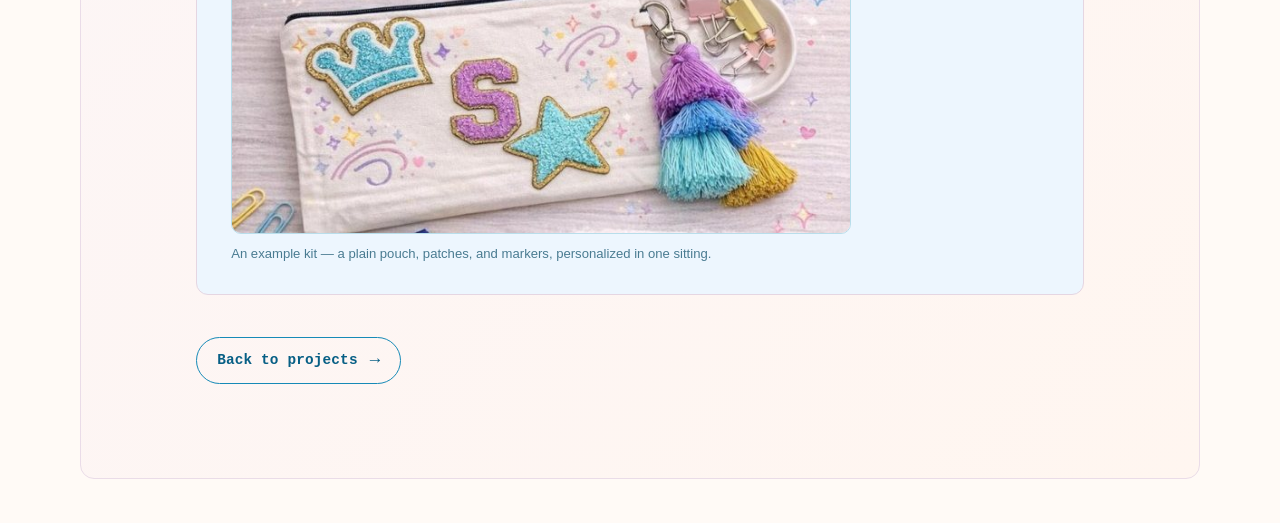
<file: project-gallery.html>
<!doctype html>
<html lang="en">
<head>
  <meta charset="UTF-8">
  <meta name="viewport" content="width=device-width, initial-scale=1.0">
  <meta name="description" content="Examples of the mandala, doodle, and scratch-off art projects HeartBrush brings into care spaces.">
  <title>Project Gallery | HeartBrush</title>
  <link rel="stylesheet" href="styles.css?v=20260824f">
  <link rel="stylesheet" href="overrides.css?v=20260828d">
  <style>
    .project-gallery {
      max-width: 1120px;
      margin: 22px auto 44px;
      padding: 78px 9%;
      border: 1px solid #eadce8;
      border-radius: 14px;
      background:
        radial-gradient(circle at 8% 12%, #d9eefa 0 28px, transparent 29px),
        radial-gradient(circle at 91% 18%, #ffe4d4 0 42px, transparent 43px),
        linear-gradient(135deg, #f8f4ff 0%, #fff6f0 100%);
    }
    .project-gallery__intro { max-width: 720px; }
    .project-gallery h1 {
      margin: 0;
      color: var(--ink);
      font: 800 clamp(2.8rem, 7vw, 5.6rem)/.96 Arial, Helvetica, sans-serif;
      letter-spacing: -.07em;
    }
    .project-gallery__lead { max-width: 660px; margin: 24px 0 0; font-size: 1.1rem; }
    .project-gallery__sections { display: grid; gap: 18px; margin-top: 56px; }
    .project-gallery__section {
      padding: 30px 34px;
      border: 1px solid #e5d6e2;
      border-radius: 12px;
      background: rgba(255, 253, 250, .88);
      scroll-margin-top: 24px;
    }
    .project-gallery__section:nth-child(2) { background: rgba(244, 241, 255, .9); }
    .project-gallery__section:nth-child(3) { background: rgba(255, 241, 233, .9); }
    .project-gallery__section:nth-child(4) { background: rgba(236, 247, 255, .9); }
    .project-gallery__label {
      margin: 0 0 6px;
      color: var(--blue);
      font: 700 .7rem/1 "Courier New", Courier, monospace;
      letter-spacing: .13em;
    }
    .project-gallery h2 {
      margin: 0 0 12px;
      color: var(--ink);
      font: 800 clamp(1.6rem, 3.4vw, 2.3rem)/1.08 Arial, Helvetica, sans-serif;
      letter-spacing: -.045em;
    }
    .project-gallery__section > p { max-width: 720px; margin: 0; font-size: 1.02rem; }
    .art-grid { display: grid; gap: 20px; max-width: 620px; margin: 24px 0 0; }
    .art-piece { margin: 0; }
    .art-piece img {
      display: block;
      width: 100%;
      height: auto;
      border: 1px solid var(--line);
      border-radius: 10px;
      background: #ffffff;
    }
    .art-piece figcaption { margin: 9px 0 0; color: #497b91; font-size: .82rem; }
    .detail-back { margin-top: 42px; }
    @media (max-width: 760px) {
      .project-gallery { margin: 12px 10px 28px; padding: 58px 24px; }
      .project-gallery__section { padding: 25px 22px; }
    }
  </style>
</head>
<body>
  <a class="skip-link" href="#main">Skip to content</a>
  <header class="site-header">
    <a class="brand brand-logo" href="index.html#home" aria-label="HeartBrush home"><img src="assets/heartbrush-logo.png?v=2" alt="HeartBrush: Painting Hope one child at a time"></a>
    <nav class="site-nav site-nav-inline" aria-label="Main navigation">
      <a href="index.html#projects">Projects</a>
      <a class="nav-cta" href="index.html#donate">Donate</a>
    </nav>
  </header>
  <main id="main" class="project-gallery">
    <div class="project-gallery__intro">
      <p class="eyebrow">PROJECT GALLERY</p>
      <h1>Color in action.</h1>
      <p class="project-gallery__lead">Examples of the art projects we bring into care spaces, so patients, families, and care teams know exactly what to expect before they pick up a pen.</p>
    </div>
    <div class="project-gallery__sections">
      <section class="project-gallery__section" id="doodle-distractions">
        <p class="project-gallery__label">01</p>
        <h2>Doodle Distractions</h2>
        <p>Mindless art that allows patients to let go of stress. There is no plan and no wrong answer — just a pen following whatever shape comes next, filling a page one loop at a time.</p>
        <div class="art-grid">
          <figure class="art-piece">
            <img src="assets/art-doodle.png" alt="A black and white doodle of overlapping spirals, rings, and curved shapes filling the whole page">
            <figcaption>Freehand pen doodle — repeating loops and curves, no sketch or outline.</figcaption>
          </figure>
        </div>
      </section>
      <section class="project-gallery__section" id="mandala-making">
        <p class="project-gallery__label">02</p>
        <h2>Mandala Making</h2>
        <p>Creative dot art that allows hospital staff to reset. A mandala is built outward from a single point in the center, so it can be picked up and put down between rounds without ever losing the thread.</p>
        <div class="art-grid">
          <figure class="art-piece">
            <img src="assets/art-mandala.png" alt="A mandala drawn in pink, purple, and blue ink, built from concentric rings of dots, petals, and small repeating shapes">
            <figcaption>Ink mandala — concentric rings of dots and petals worked outward from the center.</figcaption>
          </figure>
        </div>
      </section>
      <section class="project-gallery__section" id="scratch-off-sessions">
        <p class="project-gallery__label">03</p>
        <h2>Scratch-off Sessions</h2>
        <p>Projects that allow patients to introduce color in a relaxing way. A black coated sheet hides a rainbow underneath, and every line scratched away reveals color — so even the smallest amount of effort produces something bright.</p>
        <div class="art-grid">
          <figure class="art-piece">
            <img src="assets/art-scratch-skyline.png" alt="A city skyline scratched out of a black surface, revealing pink, green, and blue color underneath each building">
            <figcaption>Scratch-off skyline — buildings revealed line by line from a black coating.</figcaption>
          </figure>
          <figure class="art-piece">
            <img src="assets/art-scratch-blooms.png" alt="Rounded, petal-like shapes scratched from a black surface, revealing soft pink, blue, and purple gradients">
            <figcaption>Scratch-off blooms — rounded shapes filled with the color hidden beneath.</figcaption>
          </figure>
        </div>
      </section>
      <section class="project-gallery__section" id="comfort-crafts">
        <p class="project-gallery__label">04</p>
        <h2>Comfort Crafts</h2>
        <p>Small arts and crafts kits we'll provide for families in waiting rooms. Each kit is designed to be finished in a single sitting, with everything needed already inside — no setup, no mess, and nothing to take home but the finished piece.</p>
        <div class="art-grid">
          <figure class="art-piece">
            <img src="assets/art-comfort-kit.jpg" alt="Two canvas zip pouches decorated with iron-on crown, star, and initial patches, shown with fabric markers, tassels, and craft clips">
            <figcaption>An example kit — a plain pouch, patches, and markers, personalized in one sitting.</figcaption>
          </figure>
        </div>
      </section>
    </div>
    <p class="detail-back"><a class="button button-secondary" href="index.html#projects">Back to projects <span>→</span></a></p>
  </main>
</body>
</html>
</file>
<file: styles.css>
:root{--ink:#304343;--rose:#c95b72;--coral:#f6a58e;--cream:#fffaf5;--sage:#a9cbbd;--line:#e9ded5}*{box-sizing:border-box}html{scroll-behavior:smooth}body{margin:0;background:var(--cream);color:var(--ink);font-family:"DM Sans",sans-serif;font-size:16px;line-height:1.6}.skip-link{position:absolute;left:-999px}.skip-link:focus{left:1rem;top:1rem;z-index:10;background:#fff;padding:.5rem}.site-header{height:82px;max-width:1240px;padding:0 30px;margin:auto;display:flex;align-items:center;justify-content:space-between}.brand{color:var(--ink);font-family:Fraunces,serif;font-size:1.35rem;font-weight:700;text-decoration:none;display:flex;align-items:center;gap:.5rem}.brand-mark{width:27px;height:27px;display:grid;place-items:center;background:var(--rose);color:white;border-radius:50% 50% 43% 43%;font-family:Arial;font-size:.9rem}.brand-logo img{display:block;width:158px;height:63px;object-fit:contain}.site-nav{display:flex;align-items:center;gap:22px}.site-nav a{color:var(--ink);font-size:.93rem;text-decoration:none}.site-nav a:hover,.text-link:hover{color:var(--rose)}.site-nav .nav-cta{border:1px solid var(--ink);border-radius:99px;padding:8px 16px}.menu-toggle{display:none;background:transparent;border:0}.hero{min-height:630px;max-width:1240px;padding:75px 30px 55px;margin:auto;display:grid;grid-template-columns:1fr 1fr;gap:3rem;align-items:center}.eyebrow{font-size:.7rem;letter-spacing:.14em;font-weight:700;margin:0 0 16px;color:#657d78}.hero h1,h2{font-family:Fraunces,serif;font-weight:600;line-height:1.05;letter-spacing:-.045em;margin:0}.hero h1{font-size:clamp(3.35rem,6vw,5.65rem)}em{font-style:italic;color:var(--rose)}.lead{font-size:1.08rem;max-width:540px;margin:29px 0}.hero-actions{display:flex;align-items:center;gap:24px;flex-wrap:wrap}.button{display:inline-flex;gap:12px;align-items:center;border-radius:99px;padding:13px 20px;text-decoration:none;border:0;font:600 .9rem "DM Sans",sans-serif;cursor:pointer}.button span,.text-link span,.program-card a span{font-size:1.2em}.button-primary{background:var(--rose);color:#fff}.button-primary:hover{background:#ae425a}.button-secondary{border:1px solid var(--ink);color:var(--ink);background:transparent}.button-secondary:hover{background:var(--ink);color:white}.text-link{font-weight:600;color:var(--ink);text-decoration:none;border-bottom:1px solid currentColor;padding-bottom:2px}.hero-art{height:470px;background:#f5ded4;border-radius:48% 52% 41% 59% / 42% 47% 53% 58%;position:relative;overflow:hidden}.logo-feature{display:grid;place-items:center;padding:28px}.logo-feature:before{content:"";position:absolute;width:270px;height:270px;background:#dce9df;border-radius:50%;top:75px;right:66px}.logo-feature img{position:relative;z-index:1;width:min(100%,420px);height:100%;object-fit:contain;mix-blend-mode:multiply}.art-note{font-family:Fraunces,serif;font-style:italic;line-height:1.2;position:absolute;left:23px;bottom:17px;font-size:1rem}.intro{background:#dce9df;text-align:center;padding:105px 30px}.intro h2{font-size:clamp(2.2rem,4vw,3.6rem)}.intro>p:not(.eyebrow){max-width:590px;margin:24px auto 22px}.section-grid{max-width:1060px;margin:auto;padding:120px 30px;display:grid;grid-template-columns:1fr 1fr;gap:10vw;align-items:center}.image-card{height:420px;background:#f3c6b7;border-radius:18px;position:relative;overflow:hidden}.about-art:before{content:"";width:255px;height:255px;position:absolute;background:#e07b72;right:-48px;bottom:-39px;border-radius:50%}.about-art:after{content:"♥";font-size:9rem;position:absolute;color:#fce8d9;left:65px;top:87px}.about-art span{position:absolute;font-size:5rem;right:51px;top:55px;color:#7e9f91}.about-art p{position:absolute;bottom:24px;left:27px;font:600 1.55rem/1.05 Fraunces,serif;z-index:1}.tape{position:absolute;width:96px;height:27px;background:#ead397bb;top:14px;left:calc(50% - 48px);transform:rotate(-6deg)}.section-copy h2,.programs h2,.partner h2,.contact h2,.projects h2,.gallery h2,.donate h2{font-size:clamp(2.7rem,4vw,4.25rem)}.section-copy p:not(.eyebrow){margin:22px 0}.programs{background:#fff;padding:110px max(30px,calc((100% - 1180px)/2)) 120px}.section-heading{display:flex;justify-content:space-between;align-items:end;gap:40px;margin-bottom:45px}.section-heading>p{max-width:365px;margin:0}.program-grid{display:grid;grid-template-columns:repeat(3,1fr);gap:18px}.program-card{border-radius:16px;padding:34px;min-height:310px;display:flex;flex-direction:column}.coral{background:#f7c5b6}.sage{background:#cee1d6}.lilac{background:#e6dcef}.program-icon{font-size:2rem}.program-card h3{font:600 1.72rem/1.1 Fraunces,serif;margin:31px 0 12px}.program-card p{font-size:.92rem;margin:0}.program-card a{color:var(--ink);font-weight:600;text-decoration:none;margin-top:auto;padding-top:20px}.impact{padding:95px 30px 74px;text-align:center;background:#3c5a57;color:#f9f3ea}.impact .eyebrow{color:#c8dfd3}.impact-grid{max-width:1000px;margin:42px auto 30px;display:grid;grid-template-columns:repeat(3,1fr)}.impact-grid div{border-left:1px solid #75938c}.impact-grid div:first-child{border:0}.impact strong{font:600 clamp(3rem,6vw,5.4rem)/1 Fraunces,serif}.impact strong span{color:var(--coral)}.impact-grid p{margin:9px 0 0}.impact-note{font-size:.75rem;color:#c8dfd3}.volunteer{padding-bottom:110px}.volunteer-card{min-height:368px;padding:55px 48px;background:#f2c1a6;border-radius:52% 48% 45% 55% / 47% 48% 52% 53%;display:flex;flex-direction:column;justify-content:center;transform:rotate(3deg)}.volunteer-card p{font:600 2rem/1.15 Fraunces,serif;margin:0 0 20px}.volunteer-card span{font-size:.85rem}.squiggle{font:4rem/1 Fraunces,serif;color:#b95d69;margin-bottom:15px}.partner{background:#dce9df;padding:105px max(30px,calc((100% - 1060px)/2));display:grid;grid-template-columns:1fr 1fr;gap:10vw}.partner>div:last-child>p{margin-top:0}.partner ul{padding:0;list-style:none;margin:22px 0 28px}.partner li{padding:9px 0;border-bottom:1px solid #bad0c4}.partner li:before{content:"✓";color:var(--rose);font-weight:700;margin-right:10px}.projects{padding:110px max(30px,calc((100% - 1060px)/2));background:#fff}.project-columns{display:grid;grid-template-columns:1fr 1fr;gap:55px}.project-label{color:var(--rose);font-size:.72rem;font-weight:700;letter-spacing:.12em}.project-row{padding:18px 0;border-top:1px solid var(--line);display:grid;grid-template-columns:36px 1fr 24px;gap:12px;align-items:start}.project-row:last-child{border-bottom:1px solid var(--line)}.project-row>span{font-size:.76rem;color:#718581;margin-top:5px}.project-row h3{font:600 1.35rem/1.1 Fraunces,serif;margin:0}.project-row p{font-size:.85rem;margin:6px 0 0}.project-row a{color:var(--rose);font-size:1.2rem;text-decoration:none}.projects-note{color:#718581;font-size:.78rem;margin:38px 0 0}.gallery{padding:112px max(30px,calc((100% - 1180px)/2));background:#fdf6ef;display:grid;grid-template-columns:1fr 1.6fr;gap:65px;align-items:end}.gallery-heading>p:not(.eyebrow){max-width:330px;margin-top:23px}.gallery-grid{display:grid;grid-template-columns:1fr 1fr;gap:14px}.gallery-tile{min-height:180px;margin:0;border-radius:13px;padding:17px;display:flex;flex-direction:column;justify-content:space-between}.gallery-tile span{font-size:2rem}.gallery-tile figcaption{font:600 1.03rem Fraunces,serif}.tile-one{background:#cce3d6}.tile-two{background:#f2c2ad}.tile-three{background:#dcd4ed}.tile-four{background:#f7dba0}.donate{max-width:1060px;margin:auto;padding:115px 30px;display:grid;grid-template-columns:1fr 1fr;gap:10vw;align-items:center}.donate>div>p:not(.eyebrow){max-width:410px}.donation-card{background:#dce9df;border-radius:18px;padding:37px}.donation-card>p{font:600 1.3rem/1.2 Fraunces,serif;margin-top:0}.donation-options{display:grid;grid-template-columns:1fr 1fr;gap:10px;margin:23px 0}.donation-options button{background:#fffaf5;border:1px solid #a7c4b8;border-radius:7px;padding:9px;color:var(--ink);font:600 .9rem "DM Sans",sans-serif;cursor:pointer}.donation-options button:hover{border-color:var(--rose);color:var(--rose)}.donation-card small{display:block;color:#58706c;font-size:.72rem;line-height:1.4;margin-top:18px}.contact{max-width:1060px;margin:auto;padding:115px 30px;display:grid;grid-template-columns:1fr 1fr;gap:10vw}.contact>div>p:not(.eyebrow){max-width:360px}.contact-email{font-weight:700;color:var(--rose);text-decoration:none;border-bottom:1px solid}.contact-form{display:grid;gap:16px}.contact-form label{font-size:.83rem;font-weight:700}.contact-form input,.contact-form textarea{font:400 1rem "DM Sans",sans-serif;width:100%;margin-top:5px;padding:12px 0;border:0;border-bottom:1px solid #b9aea7;background:transparent;outline:0;color:var(--ink);resize:vertical}.contact-form input:focus,.contact-form textarea:focus{border-color:var(--rose)}.contact-form .button{justify-self:start;margin-top:8px}.form-status{font-size:.9rem;color:#477767;margin:0}footer{border-top:1px solid var(--line);max-width:1180px;margin:auto;padding:34px 0;display:flex;align-items:center;justify-content:space-between;gap:24px;font-size:.82rem}footer p{margin:0}footer p:last-child{color:#80908c}@media(max-width:760px){.site-header{height:72px;padding:0 20px}.brand-logo img{width:125px;height:57px}.menu-toggle{display:block;width:42px;height:42px;padding:10px}.menu-toggle span:not(.sr-only){display:block;width:22px;height:2px;background:var(--ink);margin:4px}.site-nav{display:none;position:absolute;z-index:5;top:65px;left:14px;right:14px;background:var(--cream);padding:19px;border:1px solid var(--line);box-shadow:0 8px 20px #40514a22;flex-direction:column;align-items:stretch;gap:6px}.site-nav.open{display:flex}.site-nav a{padding:8px}.site-nav .nav-cta{text-align:center}.hero{padding:46px 20px 65px;grid-template-columns:1fr;gap:32px;min-height:0}.hero h1{font-size:3.35rem}.hero-art{height:355px}.logo-feature:before{width:200px;height:200px;top:58px;right:25px}.intro{padding:75px 22px}.section-grid,.partner,.contact,.donate{padding:75px 22px;grid-template-columns:1fr;gap:42px}.image-card{height:350px}.programs,.projects{padding:75px 22px}.section-heading{display:block}.section-heading>p{margin-top:20px}.program-grid{grid-template-columns:1fr}.program-card{min-height:270px}.impact{padding:70px 18px 52px}.impact-grid{gap:0;margin:35px auto 25px}.impact-grid p{font-size:.75rem}.volunteer-card{min-height:290px}.partner{gap:25px}.project-columns{grid-template-columns:1fr;gap:26px}.gallery{padding:75px 22px;grid-template-columns:1fr;gap:35px}.contact{gap:47px}footer{margin:0 22px;padding:30px 0;display:block}footer p{margin-top:15px}.about-art p{font-size:1.35rem}}@media(prefers-reduced-motion:reduce){html{scroll-behavior:auto}}
</file>
<file: overrides.css>
/* Brand refinements and final layout adjustments */
.brand-logo {
  width: 158px;
  height: 63px;
  overflow: visible;
  align-items: center;
}
.brand-logo img {
  display: block;
  width: 158px;
  height: 63px;
  max-width: 100%;
  object-fit: contain;
  transform: none;
}
.logo-feature img {
  clip-path: none;
}
.logo-tagline {
  position: absolute;
  z-index: 3;
  left: 50%;
  bottom: 105px;
  transform: translateX(-50%);
  width: 72%;
  margin: 0;
  text-align: center;
  color: #e87719;
  font: italic 700 clamp(.85rem, 1.65vw, 1.2rem)/1.25 "DM Sans", sans-serif;
}
.logo-tagline strong { color: #c95b72; }
.logo-feature::after {
  content: "";
  position: absolute;
  z-index: 2;
  left: 14%;
  right: 14%;
  bottom: 98px;
  height: 30px;
  background: #f5ded4;
}
.logo-feature .art-note {
  z-index: 4;
  left: 50%;
  bottom: 32px;
  width: 78%;
  margin: 0;
  transform: translateX(-50%);
  text-align: center;
  color: #304343;
}
.volunteer-card {
  align-items: center;
  text-align: center;
}
.volunteer-card p {
  max-width: 365px;
  text-align: center;
}
.volunteer-card span,
.volunteer-card .squiggle { text-align: center; }
.team {
  padding: 110px max(30px, calc((100% - 1180px) / 2));
  background: #fff;
}
.team-grid {
  display: grid;
  grid-template-columns: minmax(240px, 1fr) minmax(0, 2fr);
  gap: 18px;
  align-items: stretch;
}
.team-member {
  min-height: 300px;
  padding: 32px;
  border: 1px solid #e9ded5;
  border-radius: 16px;
  background: #fffaf5;
}
.team-member.founder { background: #dce9df; }
.member-initials {
  width: 58px;
  height: 58px;
  display: grid;
  place-items: center;
  border-radius: 50%;
  background: #f2c1a6;
  color: #304343;
  font: 600 1rem Fraunces, serif;
}
.member-photo {
  width: 128px;
  height: 128px;
  display: block;
  object-fit: cover;
  object-position: center 18%;
  border-radius: 50%;
}
.member-role {
  margin: 24px 0 6px;
  color: #657d78;
  font-size: .68rem;
  font-weight: 700;
  letter-spacing: .13em;
}
.team-member h3 {
  margin: 0 0 10px;
  font: 600 1.55rem/1.1 Fraunces, serif;
}
.team-member > p:last-child { margin: 0; font-size: .9rem; }
.team-note { margin: 28px 0 0; color: #718581; font-size: .78rem; }
.section-copy .founder-signature {
  margin-top: 24px;
  color: #c95b72;
  font: 600 .9rem "DM Sans", sans-serif;
}
.goals h2 { color: #f9f3ea; font-size: clamp(2.5rem, 4vw, 4rem); }
.goals h2 em { color: #f6a58e; }
.goals-intro { max-width: 520px; margin: 20px auto 0; color: #d6e4dc; }
.goals .impact-grid { grid-template-columns: repeat(4, 1fr); }
@media (max-width: 760px) {
  .brand-logo { width: 160px; height: 72px; }
  .brand-logo img { width: 160px; height: 72px; transform: none; }
  .logo-feature::after { left: 12%; right: 12%; bottom: 70px; height: 32px; }
  .logo-tagline { bottom: 80px; width: 78%; font-size: .88rem; }
  .logo-feature .art-note { bottom: 22px; }
  .team { padding: 75px 22px; }
  .team-grid { grid-template-columns: 1fr; }
  .team-grid > .volunteer { padding: 28px 24px; margin: 0; grid-template-columns: 1fr; gap: 22px; }
  .goals .impact-grid { grid-template-columns: repeat(2, 1fr); }
  .goals .impact-grid div:nth-child(3) { border-left: 0; }
}

/* Airy blue-panel visual system inspired by the supplied reference image. */
:root {
  --ink: #102a3b;
  --rose: #168ab7;
  --coral: #cfefff;
  --cream: #ffffff;
  --sage: #e7f6fc;
  --line: #b9deeb;
  --panel: #f1f9fd;
  --blue: #168ab7;
  --deep-blue: #075f85;
  --sky: #dcefff;
  --periwinkle: #e6e3fb;
  --lavender: #f1eaff;
  --violet: #7667ba;
}

body {
  background: #ffffff;
  color: var(--ink);
  font-family: Arial, Helvetica, sans-serif;
}

.site-header {
  max-width: 1320px;
  height: 100px;
  margin: 8px auto 14px;
  padding: 0 32px;
  background: var(--panel);
  border: 1px solid #e1f0f6;
  border-radius: 14px;
}

.brand-logo img { filter: saturate(.78) hue-rotate(145deg); }
.site-header .brand-logo,
.site-header .brand-logo img {
  width: 220px;
  height: 88px;
}
.site-nav a:hover, .text-link:hover { color: var(--blue); }
.site-nav .nav-cta { border-color: var(--blue); color: var(--deep-blue); }

.hero {
  max-width: 1320px;
  min-height: 570px;
  margin: 0 auto 22px;
  padding: 82px 8% 48px;
  grid-template-columns: 1fr;
  gap: 22px;
  text-align: center;
  overflow: hidden;
  border: 1px solid #e0f0f6;
  border-radius: 14px;
  background-color: var(--panel);
  background-image:
    radial-gradient(circle at 6% 19%, #d3ecfa 0 30px, transparent 31px),
    radial-gradient(circle at 15% 52%, #ffffff 0 47px, #b9deeb 48px 49px, transparent 50px),
    radial-gradient(circle at 27% 9%, #ffffff 0 58px, #c5e4ef 59px 60px, transparent 61px),
    radial-gradient(circle at 70% 14%, #ffffff 0 55px, #c5e4ef 56px 57px, transparent 58px),
    radial-gradient(circle at 87% 53%, #d3ecfa 0 39px, transparent 40px),
    radial-gradient(circle at 95% 78%, #ffffff 0 67px, #c5e4ef 68px 69px, transparent 70px),
    radial-gradient(circle at 42% 93%, #e6e3fb 0 31px, transparent 32px),
    radial-gradient(circle at 77% 78%, #e8e4ff 0 17px, transparent 18px);
}

.hero-copy { max-width: 760px; margin: 0 auto; position: relative; z-index: 1; }
.eyebrow { color: var(--blue); letter-spacing: .18em; }
.hero h1 { font-family: Arial, Helvetica, sans-serif; font-weight: 800; letter-spacing: -.06em; }
.hero h1 em, h2 em { color: var(--deep-blue); }
.lead { max-width: 620px; margin: 24px auto; }
.hero-actions { justify-content: center; }
.button-primary { background: var(--blue); }
.button-primary:hover { background: var(--deep-blue); }
.button-secondary { border-color: var(--blue); color: var(--deep-blue); }
.button-secondary:hover { background: var(--deep-blue); }

.hero-art {
  display: flex;
  height: auto;
  min-height: 0;
  background: transparent;
  border-radius: 0;
  overflow: visible;
  justify-content: center;
  align-items: center;
}
.logo-feature::before, .logo-feature::after, .logo-feature .art-note { display: none; }
.logo-feature img { width: 120px; height: 88px; filter: saturate(.78) hue-rotate(145deg); }
.logo-tagline { position: static; transform: none; width: auto; margin: 0 0 0 14px; text-align: left; color: var(--deep-blue); }
.logo-tagline strong { color: var(--blue); }

.intro, .team, .programs, .impact, .volunteer, .partner, .projects, .gallery, .donate, .contact {
  max-width: 1320px;
  margin: 22px auto;
  border: 1px solid #e0f0f6;
  border-radius: 14px;
}

.intro { padding: 96px 30px; background: var(--panel); }
.intro h2, .section-copy h2, .programs h2, .partner h2, .contact h2, .projects h2, .gallery h2, .donate h2 {
  font-family: Arial, Helvetica, sans-serif;
  font-weight: 800;
  letter-spacing: -.055em;
}

.section-grid { padding: 96px 8%; background: var(--panel); }
.about { grid-template-columns: 1fr 1.15fr; gap: clamp(32px, 4vw, 56px); }
.image-card { background: #d9f0fa; border: 1px solid var(--line); }
.about-art::before, .about-art::after { content: none; }
.about-art__scene {
  position: absolute;
  inset: 0;
  width: 100%;
  height: 100%;
  display: block;
}
.about-art .tape { top: 20px; }
.tape { background: #c3e5f2; }
.founder-signature, .section-copy .founder-signature { color: var(--deep-blue); }

.team, .programs, .projects { padding: 90px 8%; background: var(--panel); }
.section-heading { align-items: center; }
.section-heading > p { max-width: 390px; }
.team-member, .team-member.founder {
  background: #ffffff;
  border-color: var(--line);
  border-radius: 12px;
}
.team-member:nth-child(2) { background: #f8f7ff; border-color: #d9d4f4; }
.team-member:nth-child(3) { background: #f4fbff; border-color: #c9e5f2; }
.member-initials, .founder .member-initials { background: #d6eff9; color: var(--deep-blue); }
.team-member:nth-child(2) .member-initials { background: #e4defa; color: var(--violet); }
.team-member:nth-child(3) .member-initials { background: #d6eff9; color: var(--blue); }
.member-role { color: var(--blue); }
.team-note, .projects-note { color: #497b91; }

.program-card, .coral, .sage, .lilac {
  min-height: 360px;
  background: #ffffff;
  border: 1px solid var(--line);
  border-radius: 12px;
}
.program-card.coral { background: #f2f9ff; border-color: #c5e3f3; }
.program-card.sage { background: #eef5ff; border-color: #cfdff7; }
.program-card.lilac { background: #f8f5ff; border-color: #ddd4f3; }
.program-card.lilac .program-icon, .program-card.lilac a { color: var(--violet); }
.program-icon, .program-card a { color: var(--blue); }
.program-card h3 { font-family: "DM Sans", sans-serif; font-weight: 700; }

.impact { padding: 90px 8% 70px; background: linear-gradient(135deg, #e8f7fe 0%, #eef0ff 100%); color: var(--ink); }
.impact .eyebrow, .impact-note, .goals-intro { color: var(--blue); }
.goals h2 { color: var(--ink); font-family: Arial, Helvetica, sans-serif; font-weight: 800; }
.goals h2 em { color: var(--deep-blue); }
.impact-grid div { border-color: var(--line); }
.impact strong { color: var(--deep-blue); font-family: Arial, Helvetica, sans-serif; font-weight: 800; }

.volunteer { background: var(--panel); }
.volunteer-card { background: linear-gradient(135deg, #d7eff9 0%, #ebe5ff 100%); transform: none; border: 1px solid #cbd9ef; border-radius: 14px; }
.squiggle { color: var(--blue); }

.partner { padding: 94px 8%; background: #e9f7fd; }
.partner li { border-color: var(--line); }
.partner li::before { color: var(--blue); }

.gallery { padding: 92px 8%; background: var(--panel); }
.gallery-soon {
  min-height: 380px;
  display: grid;
  place-items: center;
  padding: 40px 28px;
  border: 1px solid var(--line);
  border-radius: 13px;
  background: linear-gradient(135deg, #ffe6da 0%, #eee8ff 100%);
  text-align: center;
}
.gallery-soon p {
  margin: 0;
  color: var(--deep-blue);
  font: 700 clamp(1.35rem, 2.4vw, 1.9rem)/1.2 "Courier New", Courier, monospace;
  letter-spacing: .06em;
}

.donate, .contact { padding: 94px 8%; background: var(--panel); }
.donation-card > .donation-soon {
  display: inline-flex;
  align-items: center;
  margin: 0;
  padding: 13px 20px;
  border-radius: 99px;
  background: #c5d3dc;
  color: #fff;
  font-family: "Courier New", Courier, monospace;
  font-weight: 700;
  font-size: .9rem;
  line-height: 1.6;
  letter-spacing: .01em;
  cursor: default;
  pointer-events: none;
  user-select: none;
}
.donation-options button { border-color: var(--line); background: #ffffff; }
.donation-options button:hover { color: var(--blue); border-color: var(--blue); }
.contact-email, .form-status { color: var(--deep-blue); }
.contact-form input, .contact-form textarea { border-color: #9bcddd; }

footer { max-width: 1320px; padding: 38px 32px; border-top: 0; background: var(--panel); border-radius: 14px 14px 0 0; }

/* Replace the remaining display type with the reference's direct sans-serif style. */
.brand, .logo-tagline, .art-note, .team-member h3, .program-card h3, .project-row h3,
.gallery-tile figcaption, .donation-card > p, .volunteer-card p {
  font-family: Arial, Helvetica, sans-serif;
}
.projects > .project-label { margin: 0 0 18px; }
.team-member h3, .program-card h3, .project-row h3, .gallery-tile figcaption,
.donation-card > p { font-weight: 700; letter-spacing: -.03em; }
.volunteer-card p { font-weight: 700; letter-spacing: -.04em; }

/* Use the typewriter accent only for controls and small organizational labels. */
.eyebrow, .member-role, .project-label, .button, .partner li {
  font-family: "Courier New", Courier, monospace;
  letter-spacing: .08em;
}
.eyebrow, .member-role, .project-label, .button { font-weight: 700; }
.button { letter-spacing: .01em; }

/* Every interactive text element uses the typewriter accent. */
a, button, .menu-toggle {
  font-family: "Courier New", Courier, monospace;
}

/* Warm the palette so the space feels caring and welcoming, not clinical. */
:root {
  --cream: #fffaf6;
  --panel: #faf7ff;
  --sky: #e7f2fb;
  --periwinkle: #ece8ff;
  --lavender: #f5ecff;
  --peach: #ffe4d4;
  --blush: #fff0e9;
}

body { background: var(--cream); }
.site-header { background: linear-gradient(100deg, #fffaf6 0%, #f6f1ff 100%); border-color: #eee1da; }
.hero {
  background-color: #f8f4ff;
  background-image:
    radial-gradient(circle at 6% 19%, #d9eefa 0 30px, transparent 31px),
    radial-gradient(circle at 15% 52%, #fffaf6 0 47px, #dccfe6 48px 49px, transparent 50px),
    radial-gradient(circle at 27% 9%, #fffaf6 0 58px, #e3d7e6 59px 60px, transparent 61px),
    radial-gradient(circle at 70% 14%, #fffaf6 0 55px, #e5d9ea 56px 57px, transparent 58px),
    radial-gradient(circle at 87% 53%, #ffe6db 0 39px, transparent 40px),
    radial-gradient(circle at 95% 78%, #fffaf6 0 67px, #e3d5e6 68px 69px, transparent 70px),
    radial-gradient(circle at 42% 93%, #e9e3ff 0 31px, transparent 32px),
    radial-gradient(circle at 77% 78%, #ffe4d4 0 17px, transparent 18px);
  border-color: #eadce8;
}

.intro, .team, .programs, .impact, .volunteer, .partner, .projects, .gallery, .donate, .contact {
  border-color: #eadde6;
}
.intro, .team, .programs, .projects, .gallery, .donate, .contact { background: #fcf8ff; }
.section-grid { background: #fffaf7; }
.image-card { background: #ffe2d5; border-color: #efcfc7; }
.about-art::before { background: #dca5bd; }
.about-art span { color: var(--violet); }
.tape { background: #f7d9a9; }

.team-member { background: #fffdfa; border-color: #eadde6; }
.team-member.founder { background: #f4edff; border-color: #ddd1f2; }
.team-member .member-bio { margin: 0 0 12px; font-size: .9rem; }
.team-member .member-bio:last-child { margin: 0; }
.team-grid > .volunteer {
  display: grid;
  grid-template-columns: 1.15fr .85fr;
  gap: 28px 36px;
  align-items: center;
  max-width: none;
  margin: 0;
  padding: 36px 40px;
  border: 1px solid #ead3df;
  border-radius: 12px;
  background: linear-gradient(135deg, #ffe3d6 0%, #eee6ff 100%);
}
.team-grid > .volunteer h2 {
  font-family: Arial, Helvetica, sans-serif;
  font-weight: 800;
  letter-spacing: -.055em;
  font-size: clamp(2.7rem, 4vw, 4.25rem);
  line-height: 1.05;
  margin: 0 0 18px;
}
.team-grid > .volunteer p {
  margin: 0 0 22px;
  max-width: 34em;
}
.volunteer-ways {
  margin: 0;
  padding: 0;
  list-style: none;
}
.volunteer-ways li {
  padding: 12px 0;
  border-bottom: 1px solid #ead3df;
}
.volunteer-ways li:first-child { padding-top: 0; }
.volunteer-ways li:last-child { border-bottom: 0; padding-bottom: 0; }
.volunteer-ways li:before {
  content: "✓";
  color: var(--blue);
  font-weight: 700;
  margin-right: 10px;
}

.program-card.coral { background: #fff2eb; border-color: #f0d6cc; }
.program-card.sage { background: #edf4ff; border-color: #d4e1f5; }
.program-card.lilac { background: #f6efff; border-color: #dfd2f3; }
.impact { background: linear-gradient(135deg, #fff0e8 0%, #eee8ff 100%); }
.volunteer { background: #fffaf7; }
.volunteer-card { background: linear-gradient(135deg, #ffe3d6 0%, #eee6ff 100%); border-color: #ead3df; }
.partner { background: linear-gradient(120deg, #f4edff 0%, #fdf1eb 100%); }
.gallery-tile { background: #fffdfa; }
.tile-one { background: #eaf3ff; }
.tile-two { background: #f4eaff; }
.tile-three { background: #fff0e8; }
.tile-four { background: #f8eefc; }
.donation-card { background: linear-gradient(135deg, #ffe6da 0%, #eee8ff 100%); border-color: #ead4df; }
footer { background: linear-gradient(100deg, #fffaf6 0%, #f4efff 100%); }

@media (max-width: 760px) {
  .site-header { margin: 6px 10px 12px; padding: 0 20px; }
  .hero, .intro, .team, .programs, .impact, .volunteer, .partner, .projects, .gallery, .donate, .contact { margin: 12px 10px; }
  .hero { min-height: 500px; padding: 70px 24px 35px; background-image: radial-gradient(circle at 7% 14%, #d3ecfa 0 24px, transparent 25px), radial-gradient(circle at 92% 18%, #ffffff 0 38px, #b9deeb 39px 40px, transparent 41px), radial-gradient(circle at 15% 81%, #ffffff 0 38px, #b9deeb 39px 40px, transparent 41px); }
  .hero-art { margin-top: 4px; }
  .logo-feature img { width: 88px; height: 64px; }
  .logo-tagline { font-size: .76rem; }
  .section-grid, .team, .programs, .impact, .partner, .projects, .gallery, .donate, .contact { padding: 72px 24px; }
  .intro { padding: 72px 24px; }
  .program-card, .coral, .sage, .lilac { min-height: 0; }
  footer { margin: 12px 10px 0; padding: 28px 24px; }
}

/* Phone layout. Kept last so it wins over the unscoped desktop rules above. */
html { -webkit-text-size-adjust: 100%; }
.sr-only {
  position: absolute;
  width: 1px;
  height: 1px;
  padding: 0;
  margin: -1px;
  overflow: hidden;
  clip-path: inset(50%);
  white-space: nowrap;
  border: 0;
}
.site-header { position: relative; }

@media (max-width: 760px) {
  h1, h2, h3, .lead, p { overflow-wrap: break-word; }

  .site-nav {
    top: calc(100% + 6px);
    left: 0;
    right: 0;
    border-radius: 12px;
  }
  .menu-toggle { flex: 0 0 auto; }
  .site-header { height: 88px; }
  .site-header .brand-logo,
  .site-header .brand-logo img { width: 168px; height: 68px; }

  .hero h1 { font-size: clamp(1.9rem, 8.6vw, 3.35rem); }
  .lead { font-size: 1rem; }
  .hero-art { flex-wrap: wrap; gap: 6px; }
  .logo-tagline { width: 100%; margin: 0; text-align: center; }

  .intro h2,
  .section-copy h2,
  .programs h2,
  .partner h2,
  .contact h2,
  .projects h2,
  .gallery h2,
  .donate h2,
  .goals h2,
  .team-grid > .volunteer h2 { font-size: clamp(1.75rem, 7.6vw, 2.6rem); }

  .about, .section-grid { grid-template-columns: 1fr; }
  .image-card { height: 340px; }

  .team-grid > .volunteer { grid-template-columns: 1fr; }

  .impact strong { font-size: clamp(2.2rem, 11vw, 3.4rem); }

  .program-card, .team-member { padding: 26px 22px; }
  .donation-card { padding: 26px 22px; }

  footer { display: flex; flex-direction: column; align-items: flex-start; gap: 10px; text-align: left; }
  footer p { margin: 0; }
}

/* Program pages have no hamburger, so their nav stays inline at every width. */
@media (max-width: 760px) {
  .site-nav-inline {
    position: static;
    display: flex;
    flex-direction: row;
    align-items: center;
    gap: 12px;
    padding: 0;
    border: 0;
    background: transparent;
    box-shadow: none;
  }
  .site-nav-inline a { padding: 4px 0; font-size: .82rem; }
  .site-nav-inline .nav-cta { padding: 7px 13px; }
}

@media (max-width: 400px) {
  .site-header { padding: 0 14px; height: 80px; }
  .site-header .brand-logo,
  .site-header .brand-logo img { width: 140px; height: 56px; }
  .hero, .intro, .section-grid, .team, .programs, .impact, .partner, .projects, .gallery, .donate, .contact { padding-left: 18px; padding-right: 18px; }
  .hero-actions { flex-direction: column; align-items: stretch; gap: 14px; }
  .hero-actions .button, .hero-actions .text-link { justify-content: center; text-align: center; }
}
</file>
